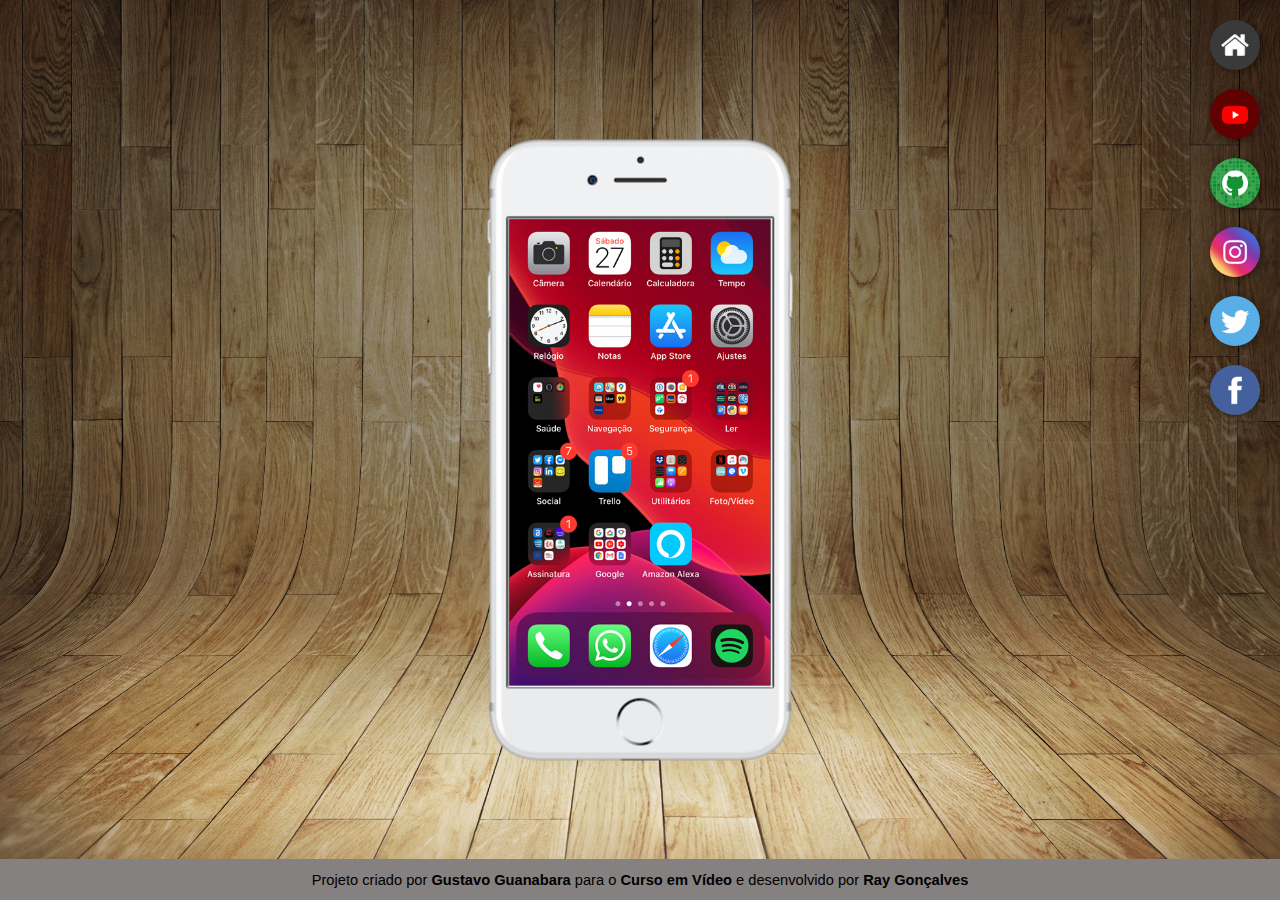
<file: index.html>
<!DOCTYPE html>
<html lang="pt-br">
<head>
    <meta charset="UTF-8">
    <meta name="viewport" content="width=device-width, initial-scale=1.0">
    <title>Projeto Redes Sociais</title>
    <link rel="shortcut icon" href="favicon.ico" type="image/x-icon">
    <link rel="stylesheet" href="css/style.css">
</head>
<body>
    <main>
        <section id="telefone">
            <iframe src="home.html" name="tela" id="tela" frameborder="1"></iframe>
        </section>
            <section id="social">
                <a href="home.html" target="tela"><img src="imagens/logo-home.jpg" alt="Home"></a>
                <a href="youtube.html" target="tela"><img src="imagens/logo-youtube.jpg" alt="Youtube"></a>
                <a href="github.html" target="tela"><img src="imagens/logo-github.jpg" alt="Github"></a>
                <a href="instagram.html" target="tela"><img src="imagens/logo-instagram.jpg" alt="Instagram"></a>
                <a href="twitter.html" target="tela"><img src="imagens/logo-twitter.jpg" alt="Twitter"></a>
                <a href="facebook.html" target="tela"><img src="imagens/logo-facebook.jpg" alt="Facebook"></a>
            </section>
    </main>

    <footer>
        <small>Projeto criado por <a href="https://github.com/gustavoguanabara" target="_blank">Gustavo Guanabara</a> para o <a href="https://www.youtube.com/@cursoemvideo" target="_blank">Curso em Vídeo</a> e desenvolvido por <span style="font-weight: bold;">Ray Gonçalves</span></small>
    </footer>
</body>
</html>
</file>
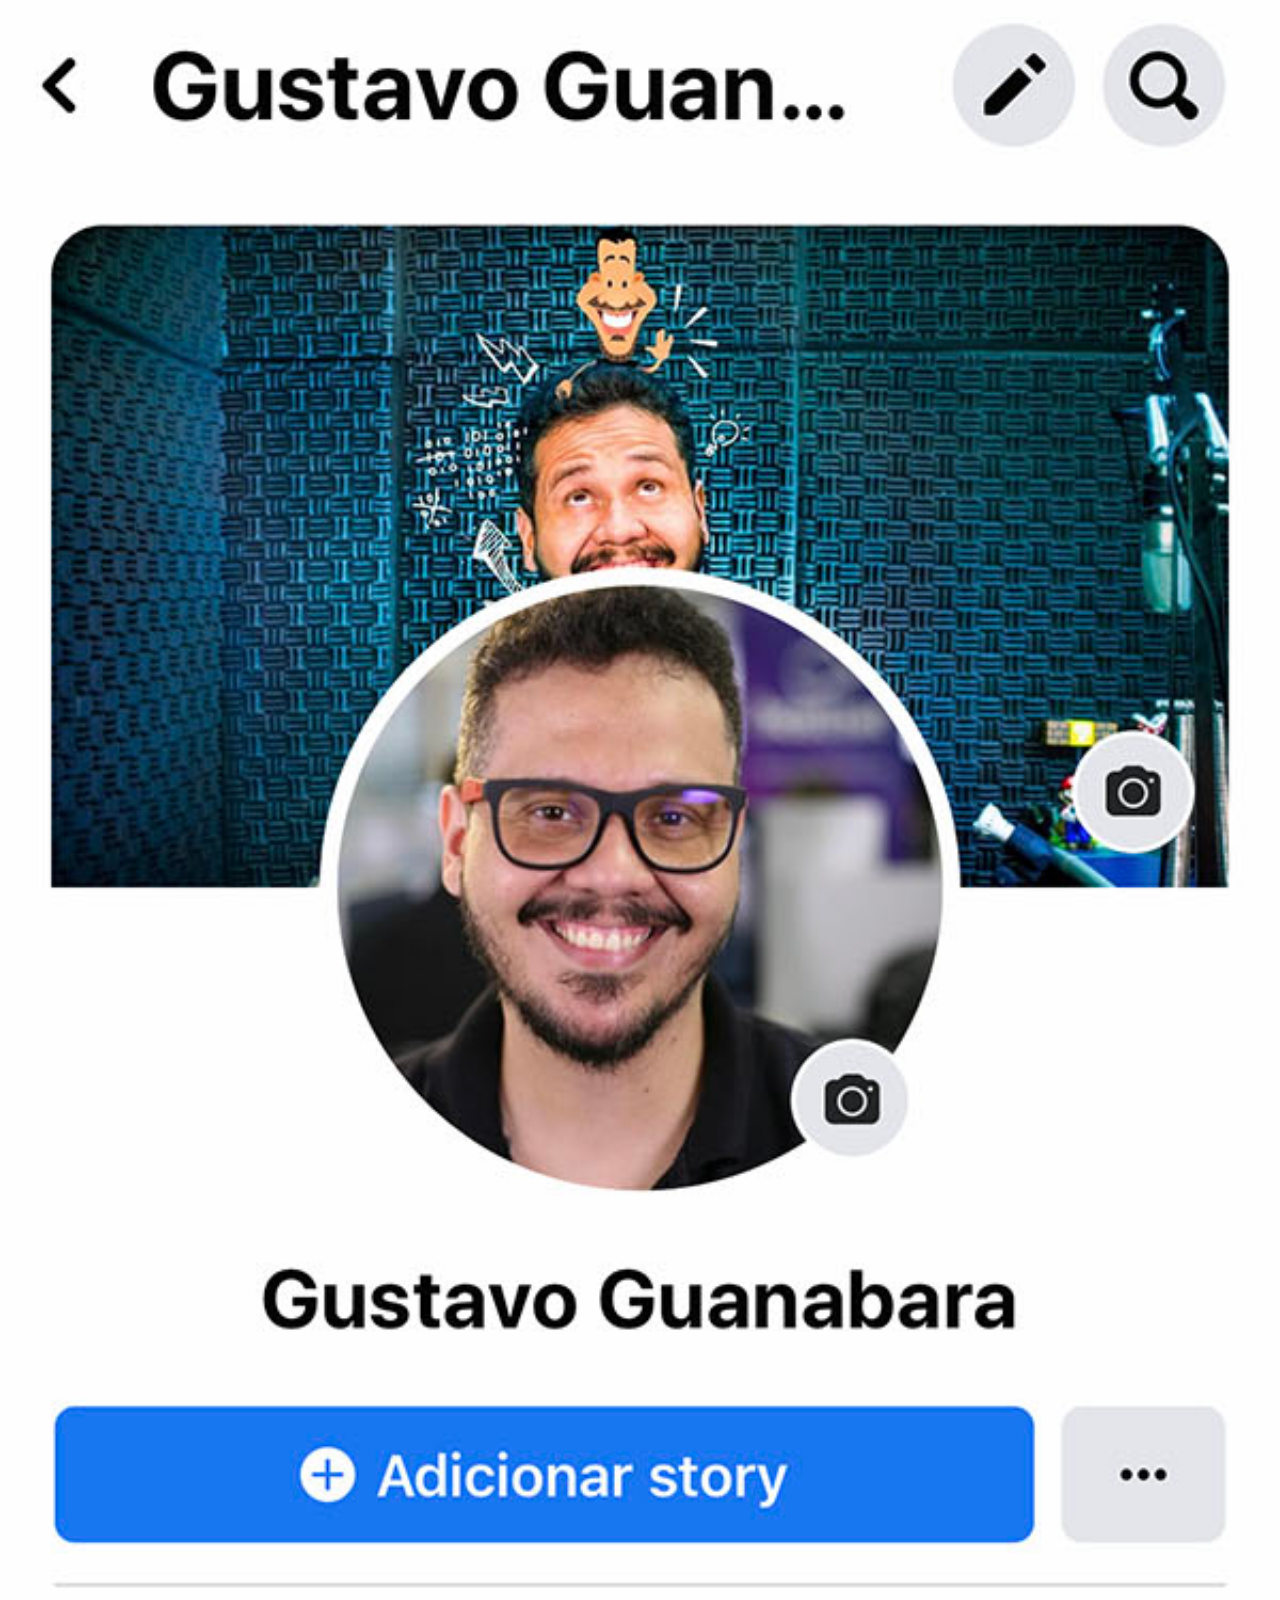
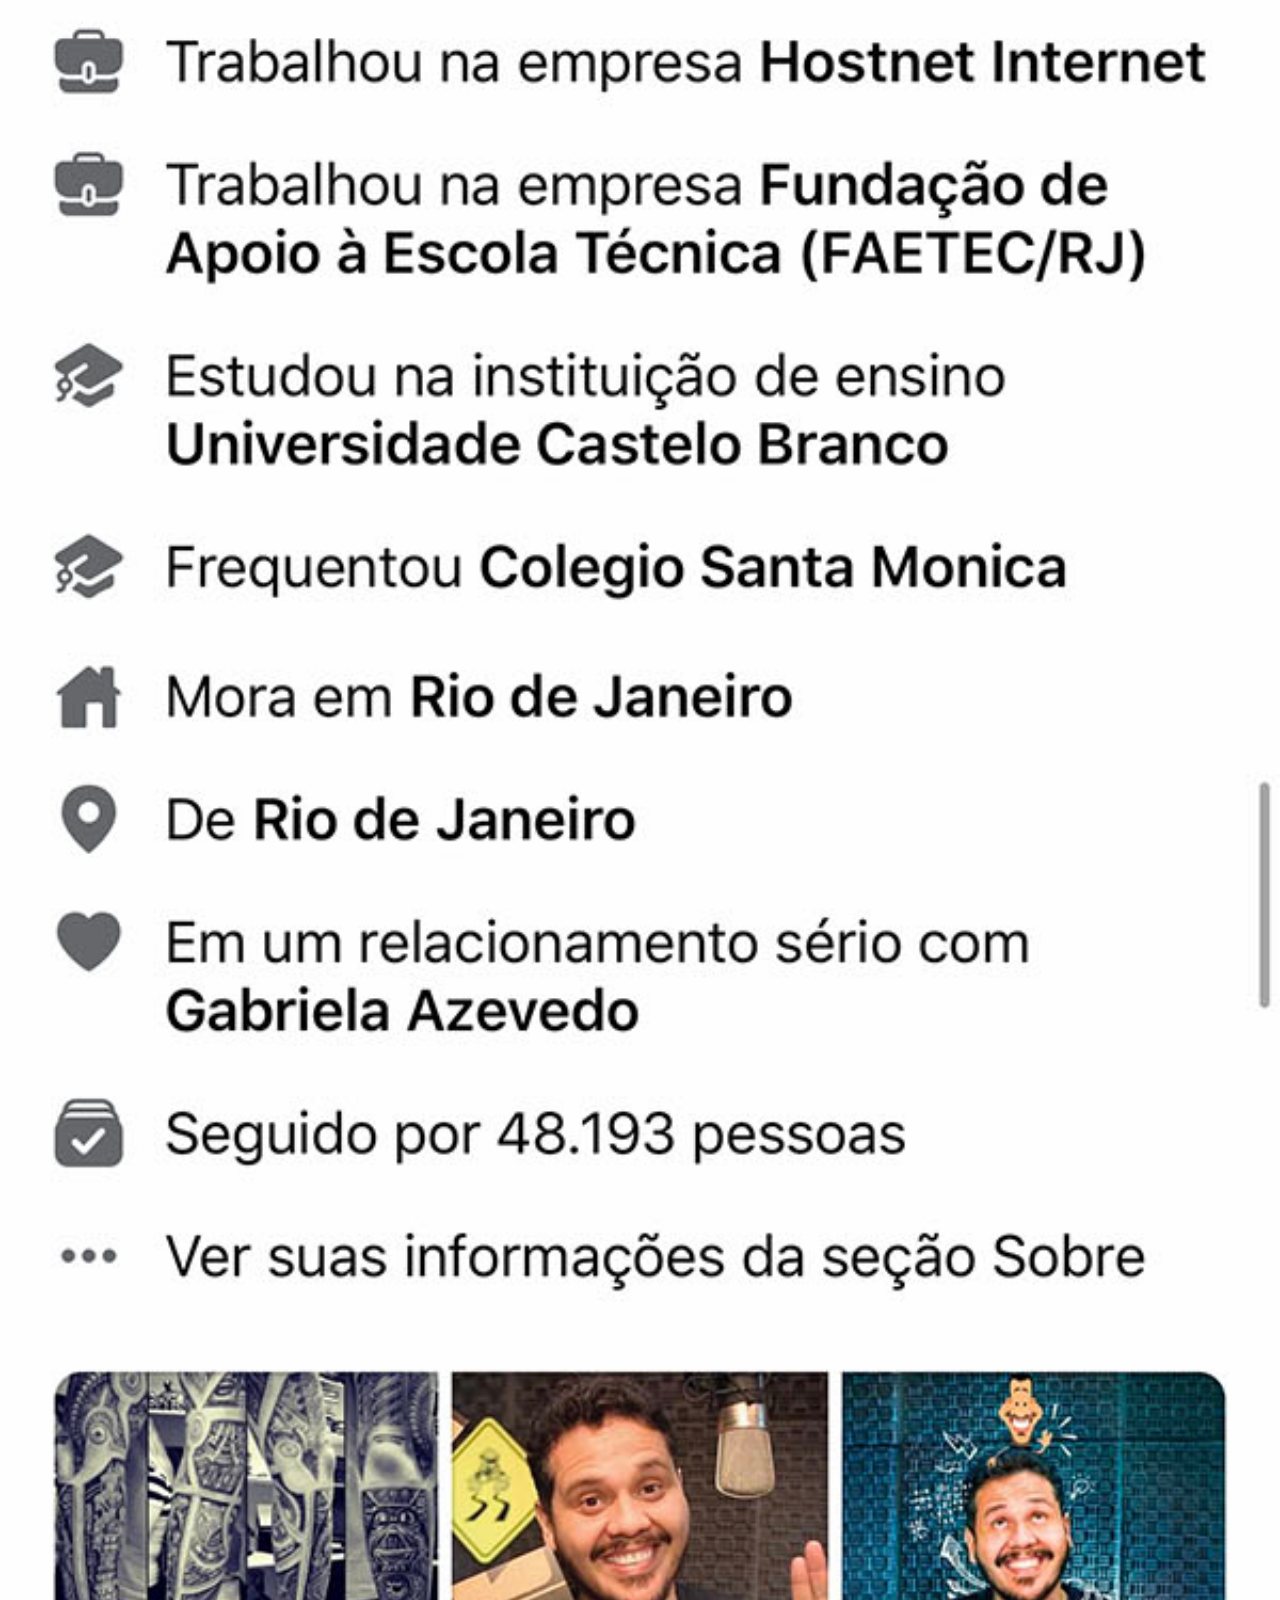
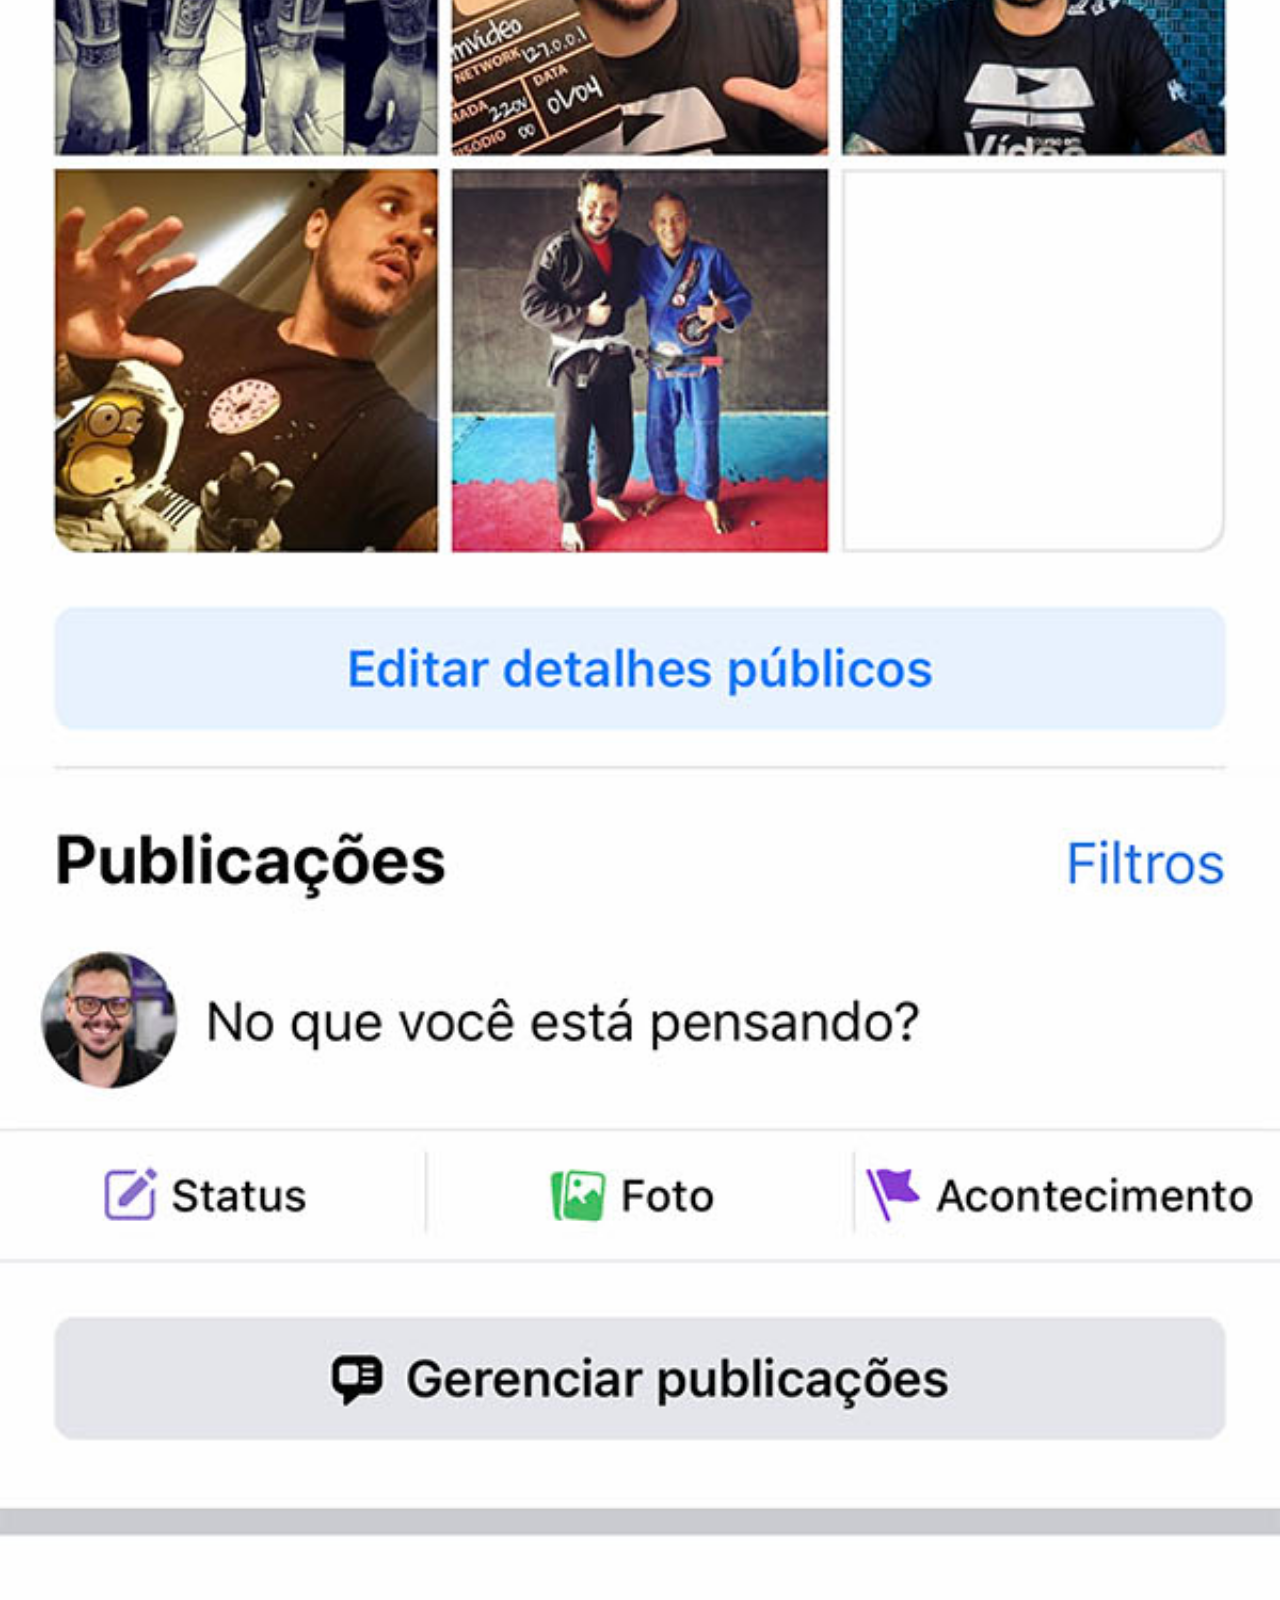
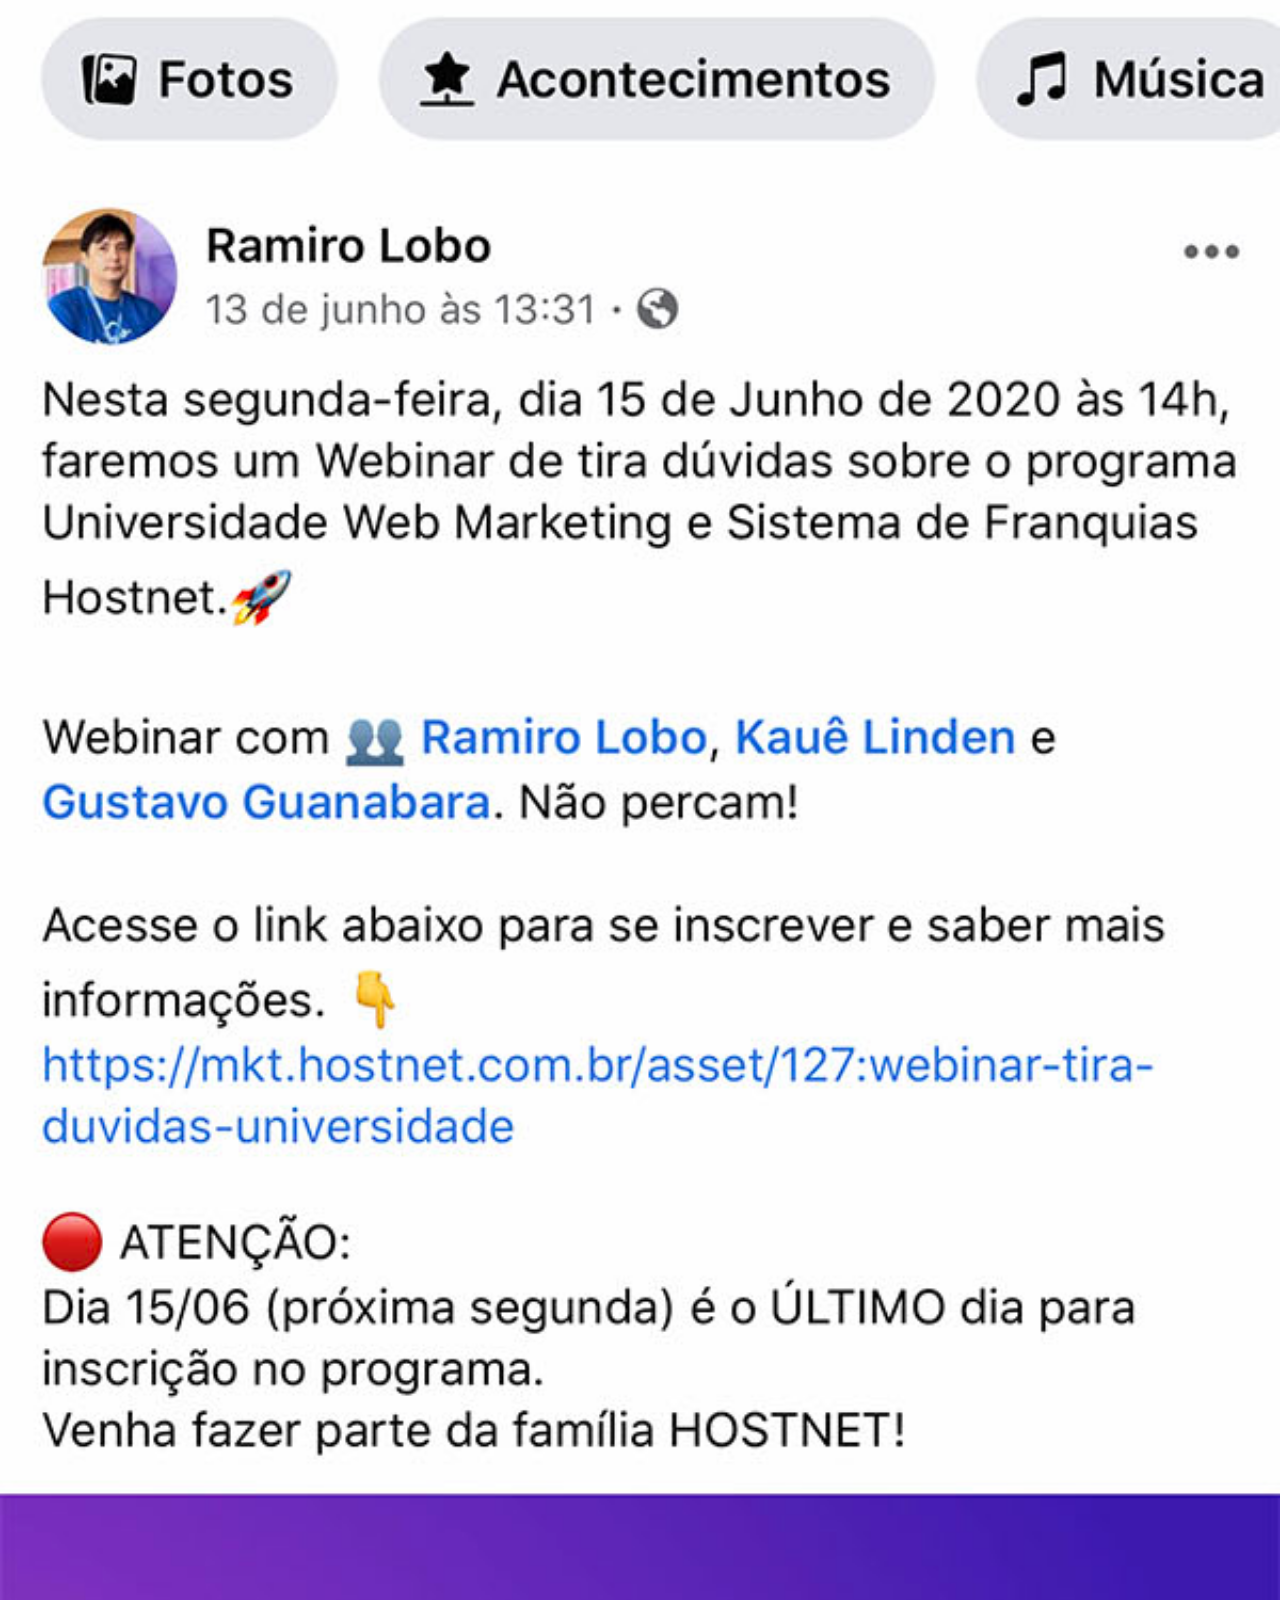
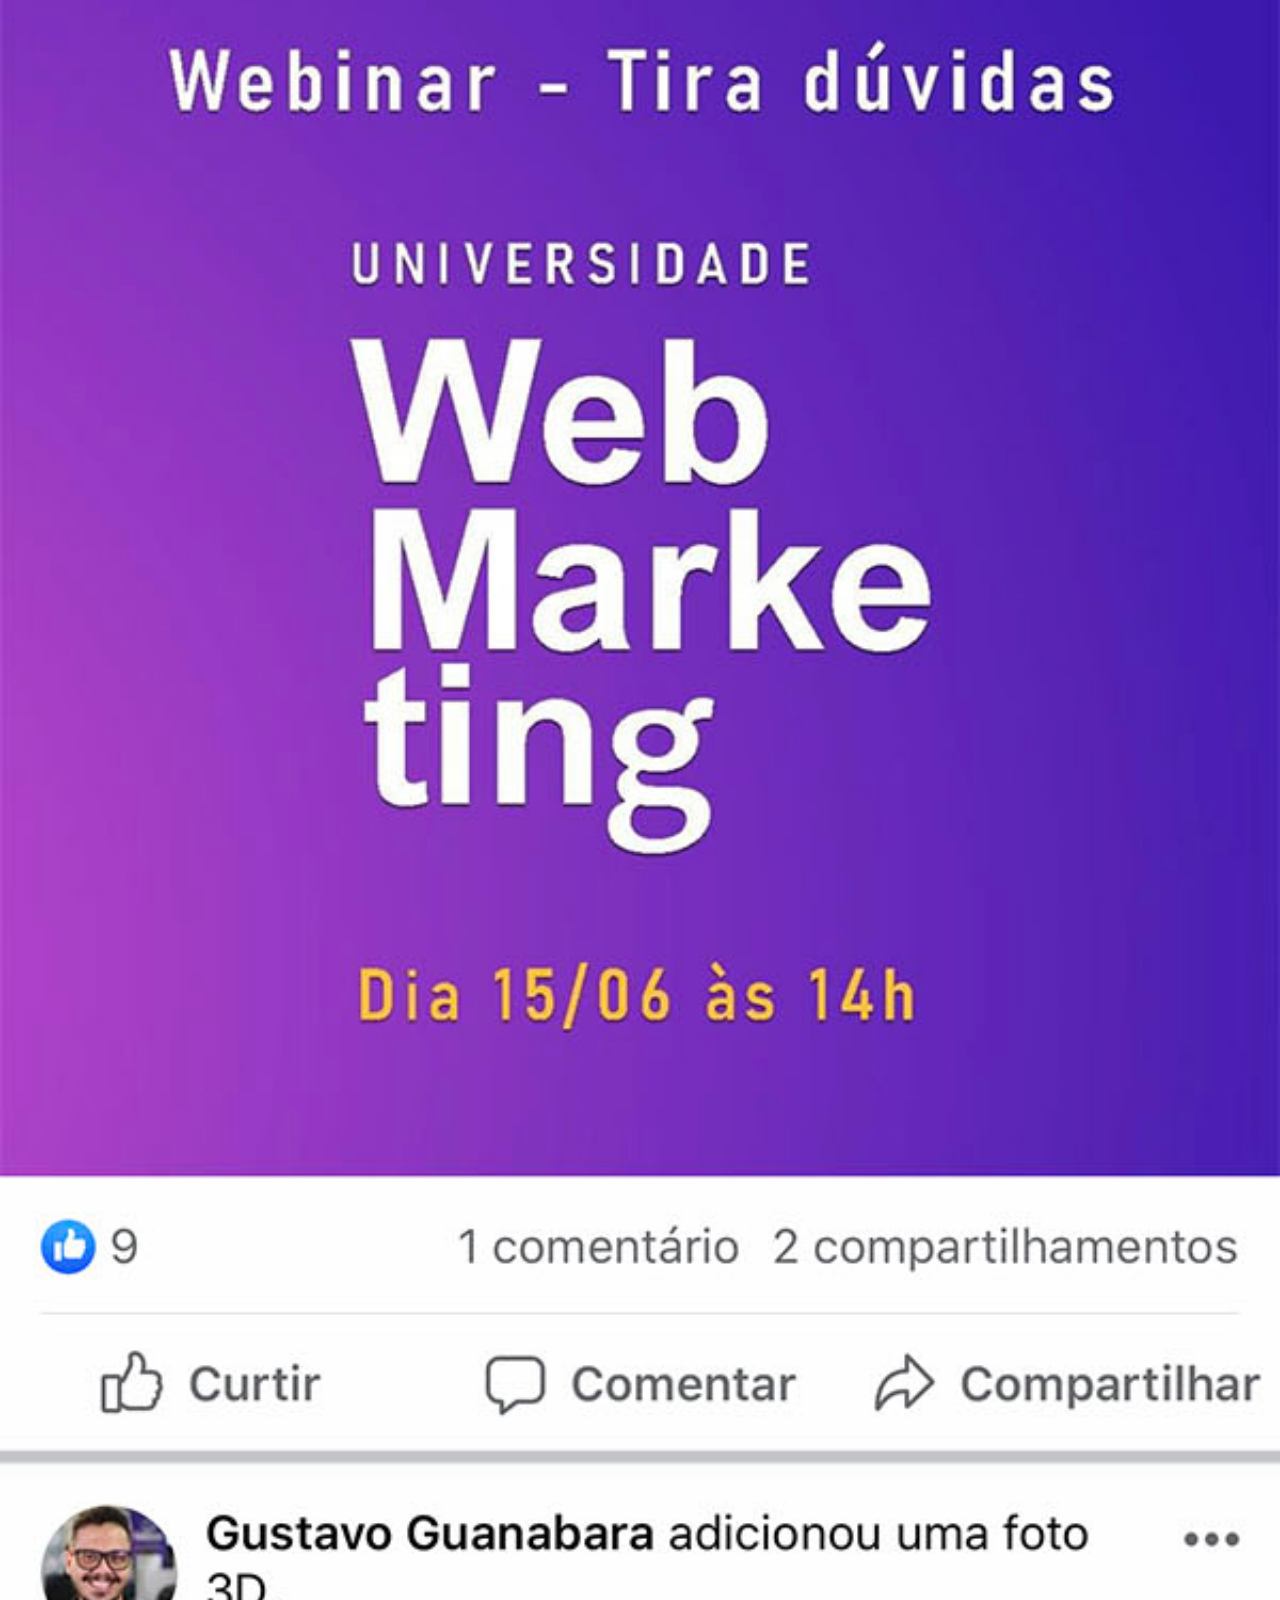
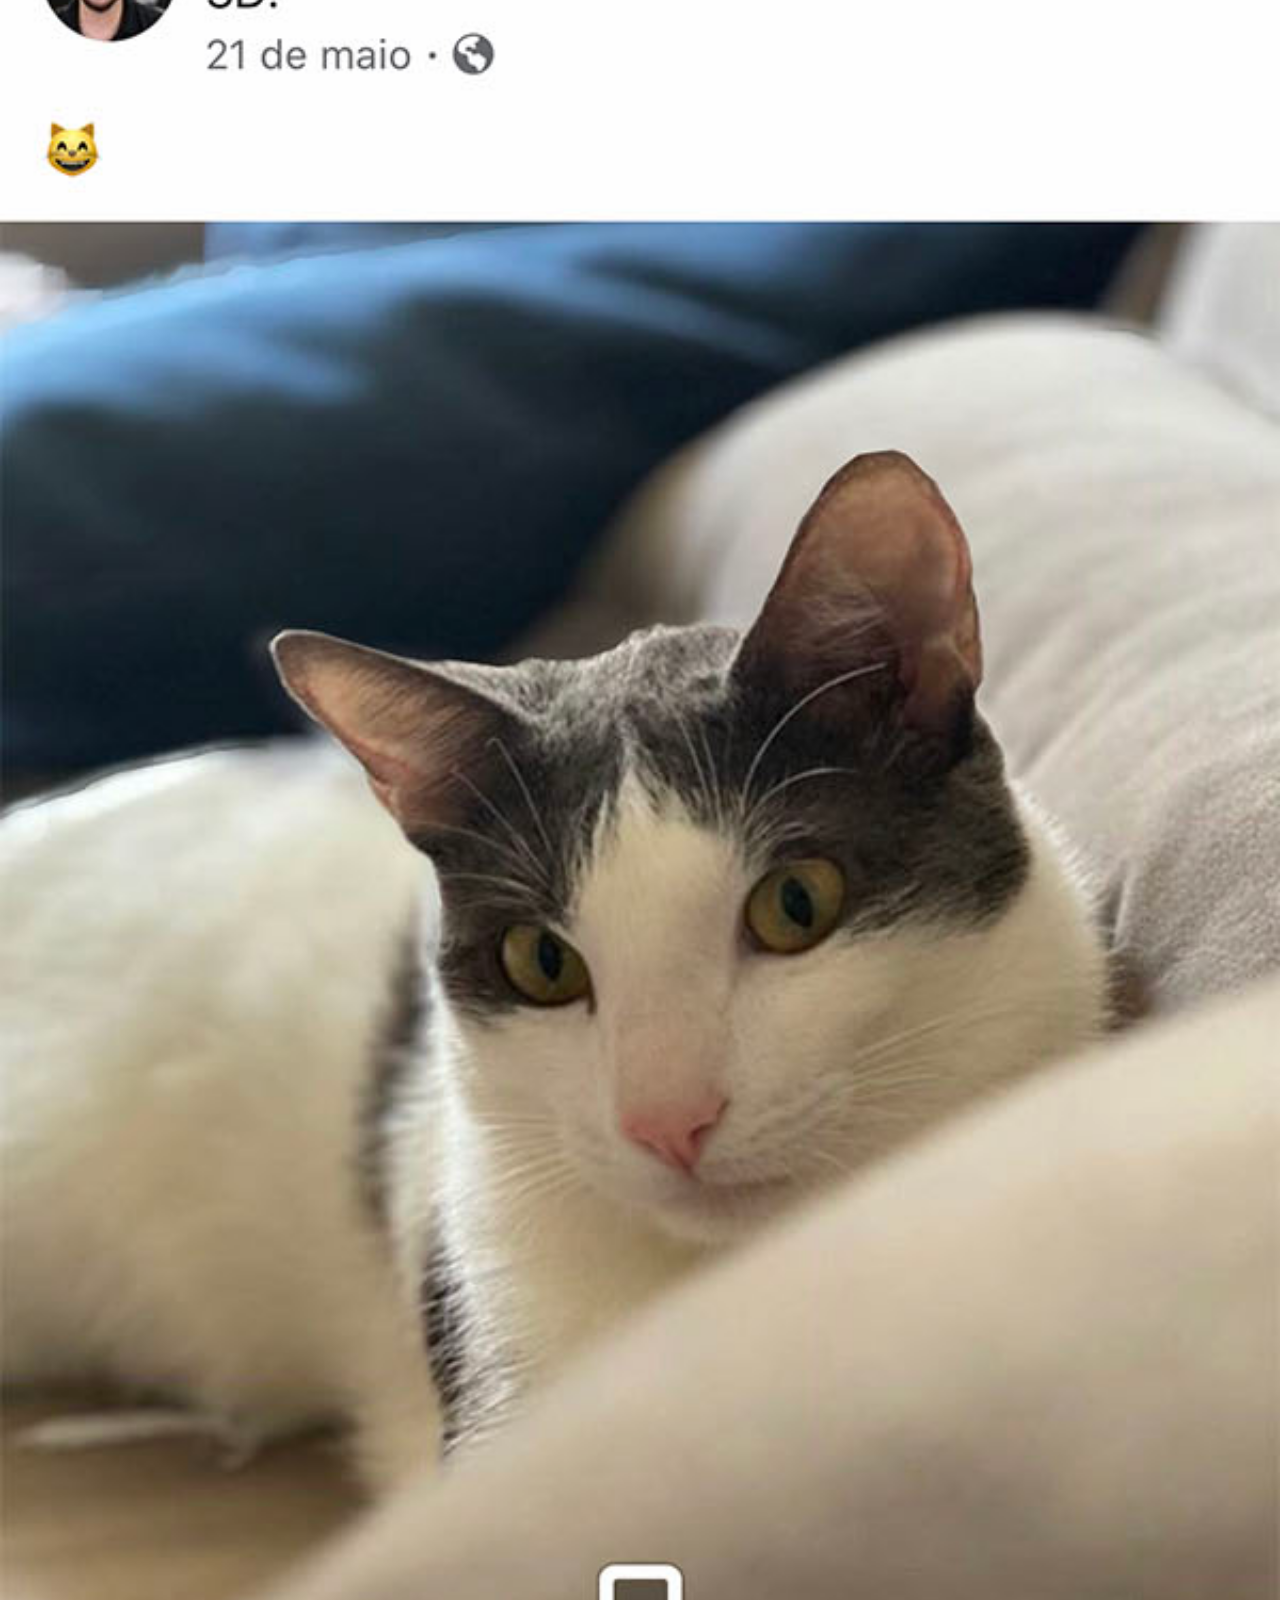
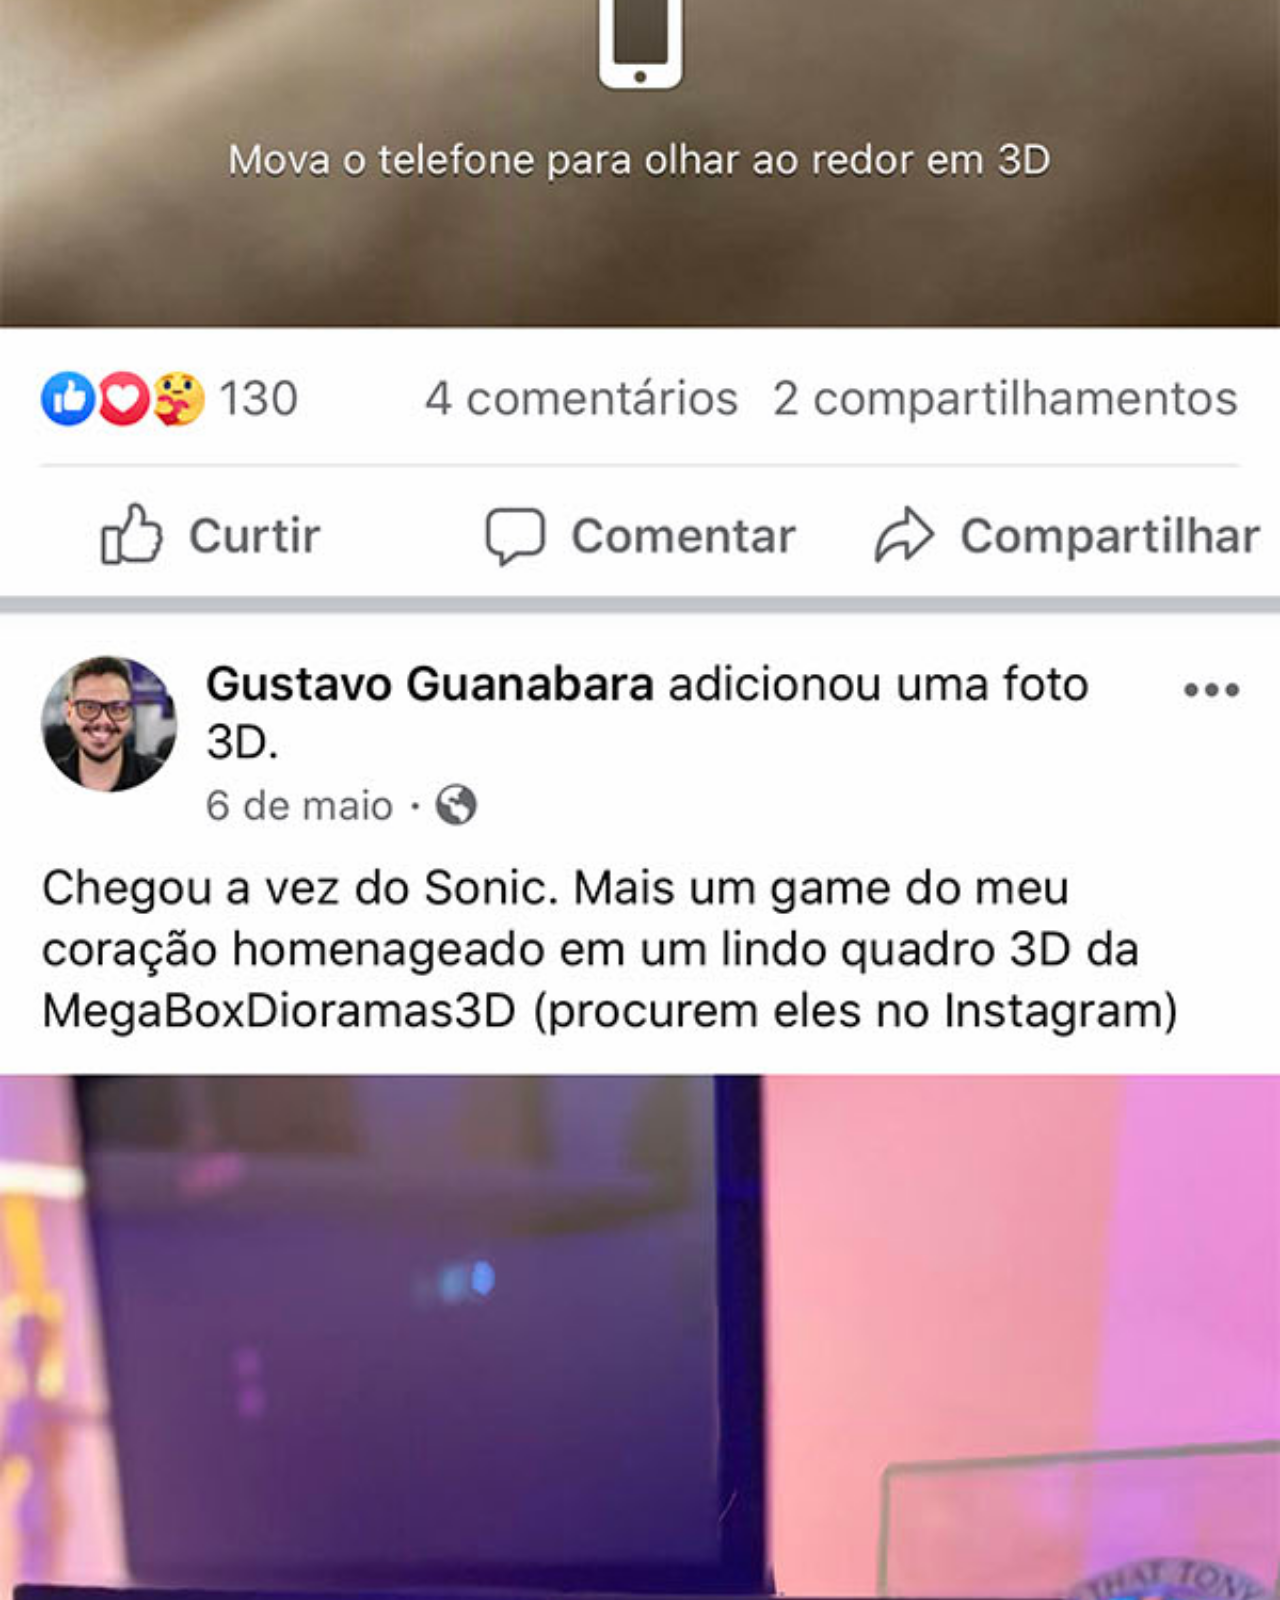
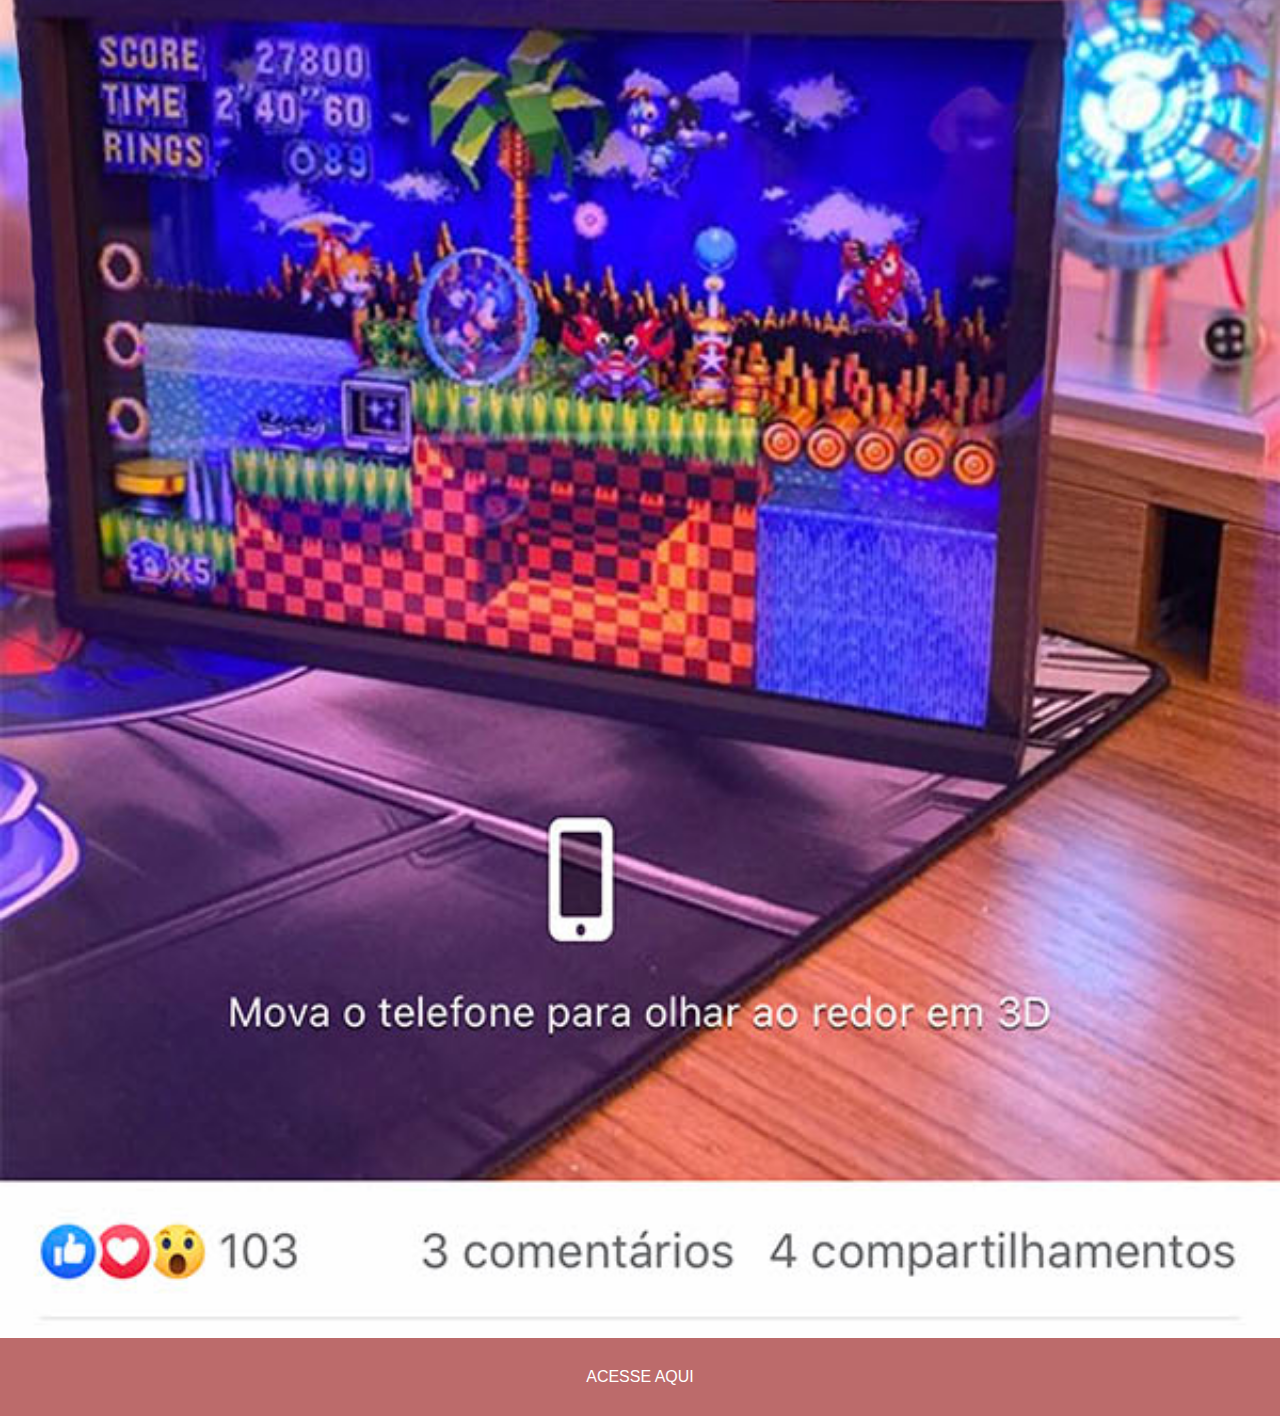
<file: facebook.html>
<!DOCTYPE html>
<html lang="pt-br">
<head>
    <meta charset="UTF-8">
    <meta name="viewport" content="width=device-width, initial-scale=1.0">
    <title>Facebook</title>
    <link rel="stylesheet" href="css/social.css">
</head>
<body>
    <img src="imagens/tela-facebook.jpg" alt="Instagram">
    <a href="https://www.facebook.com/gustavoguanabara/?locale=pt_BR" target="_blank">ACESSE AQUI</a>
</body>
</html>
</file>
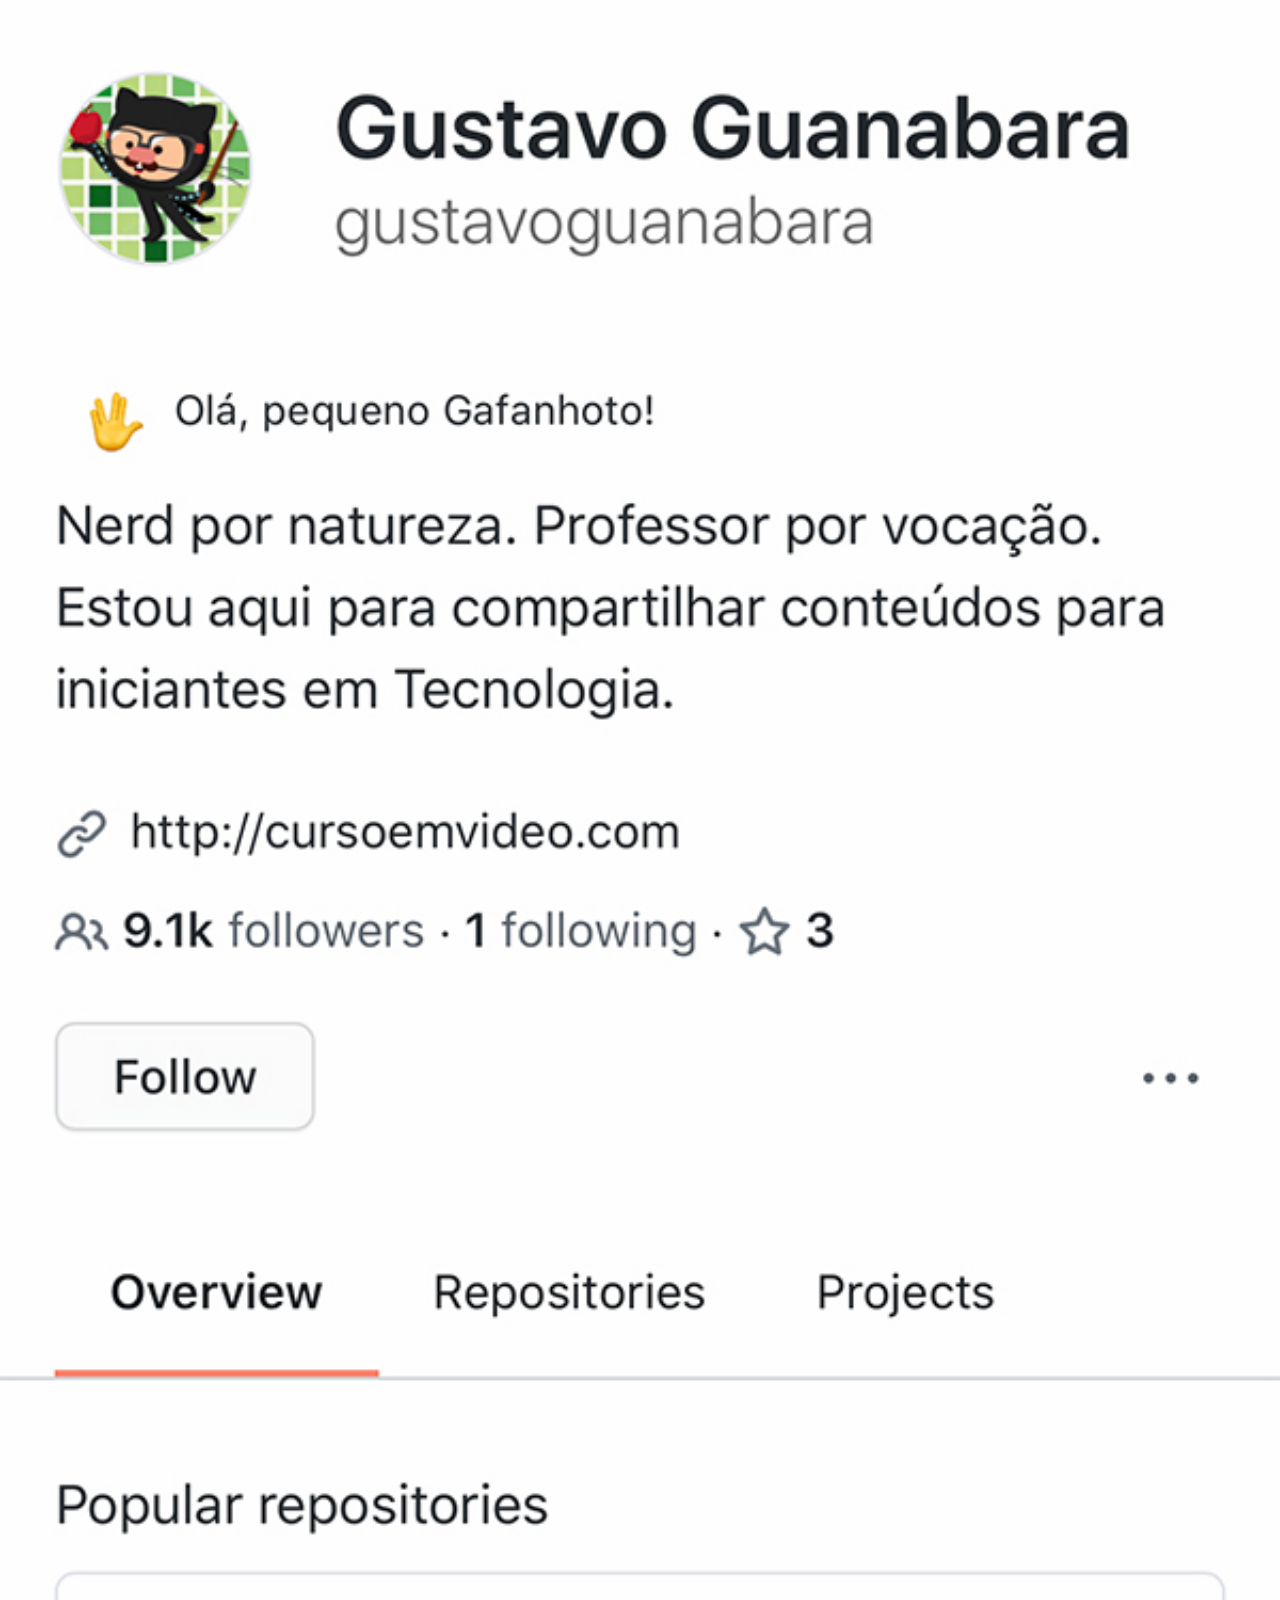
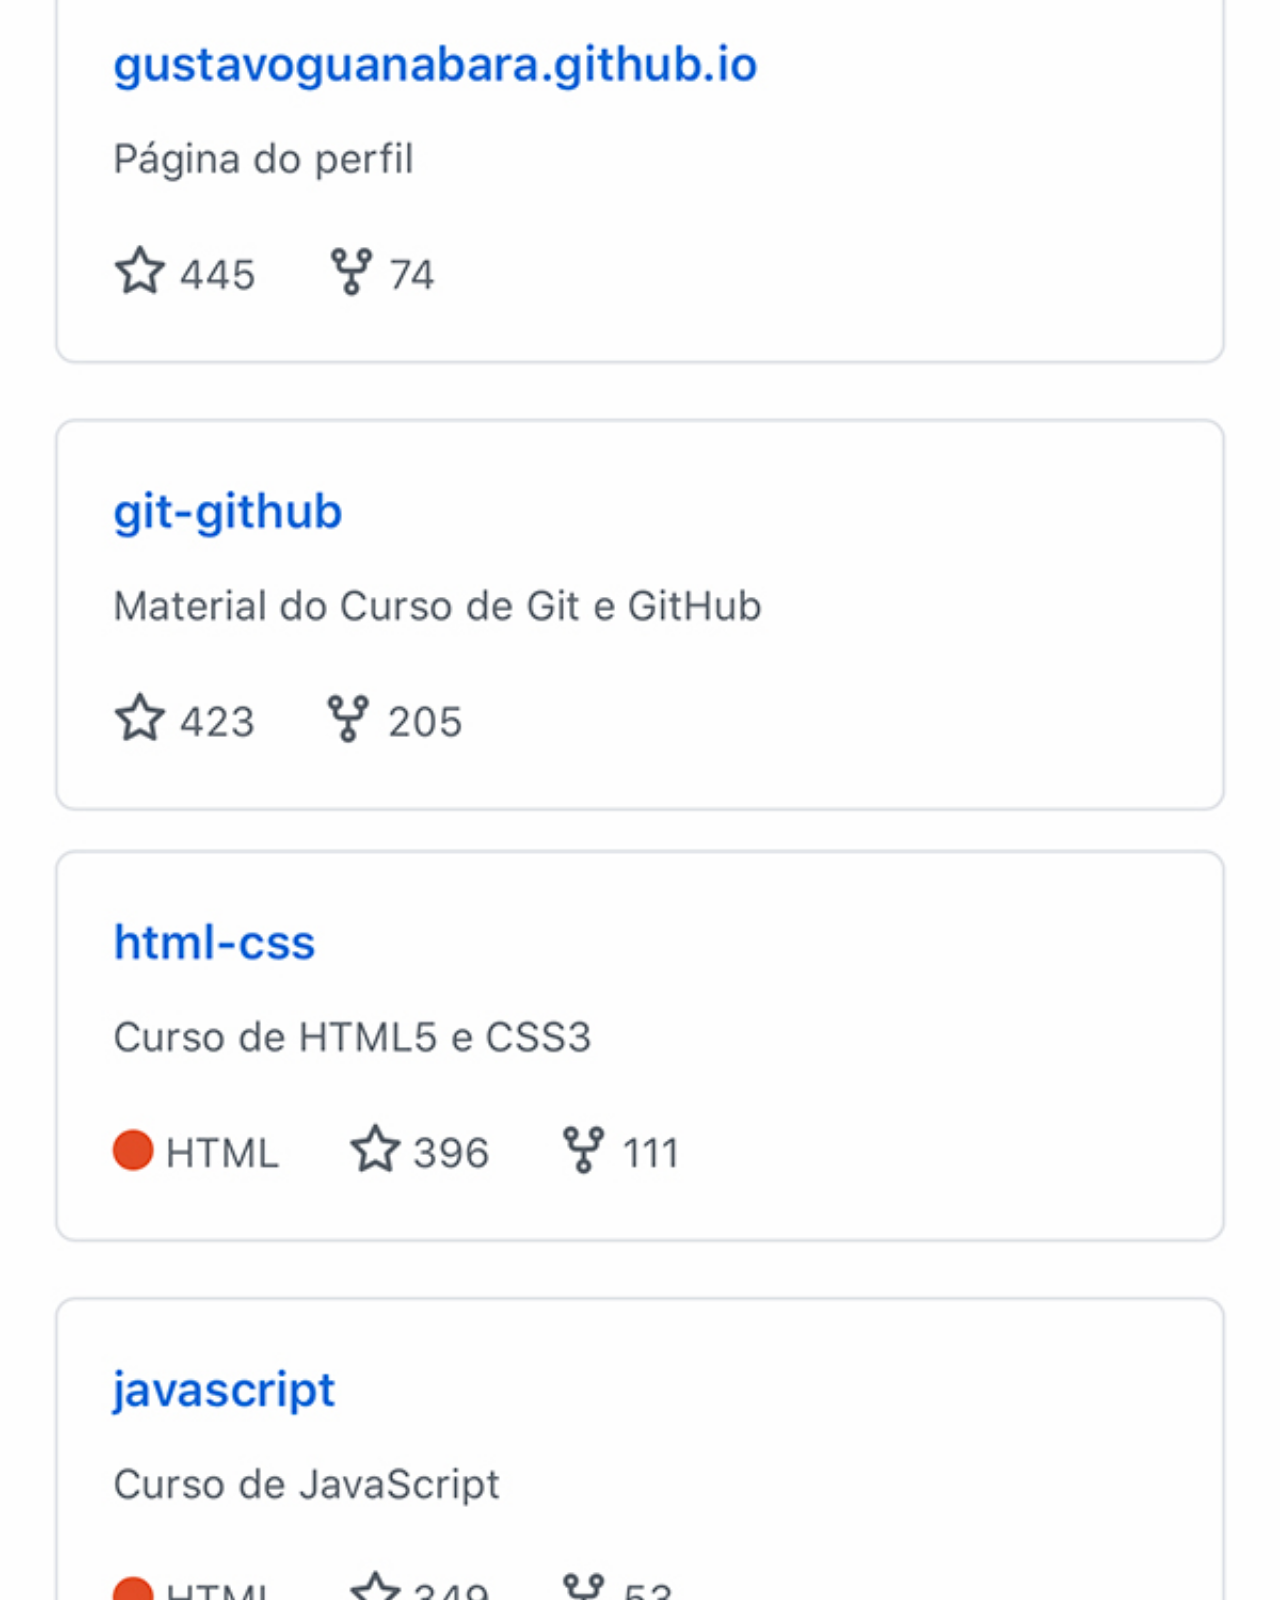
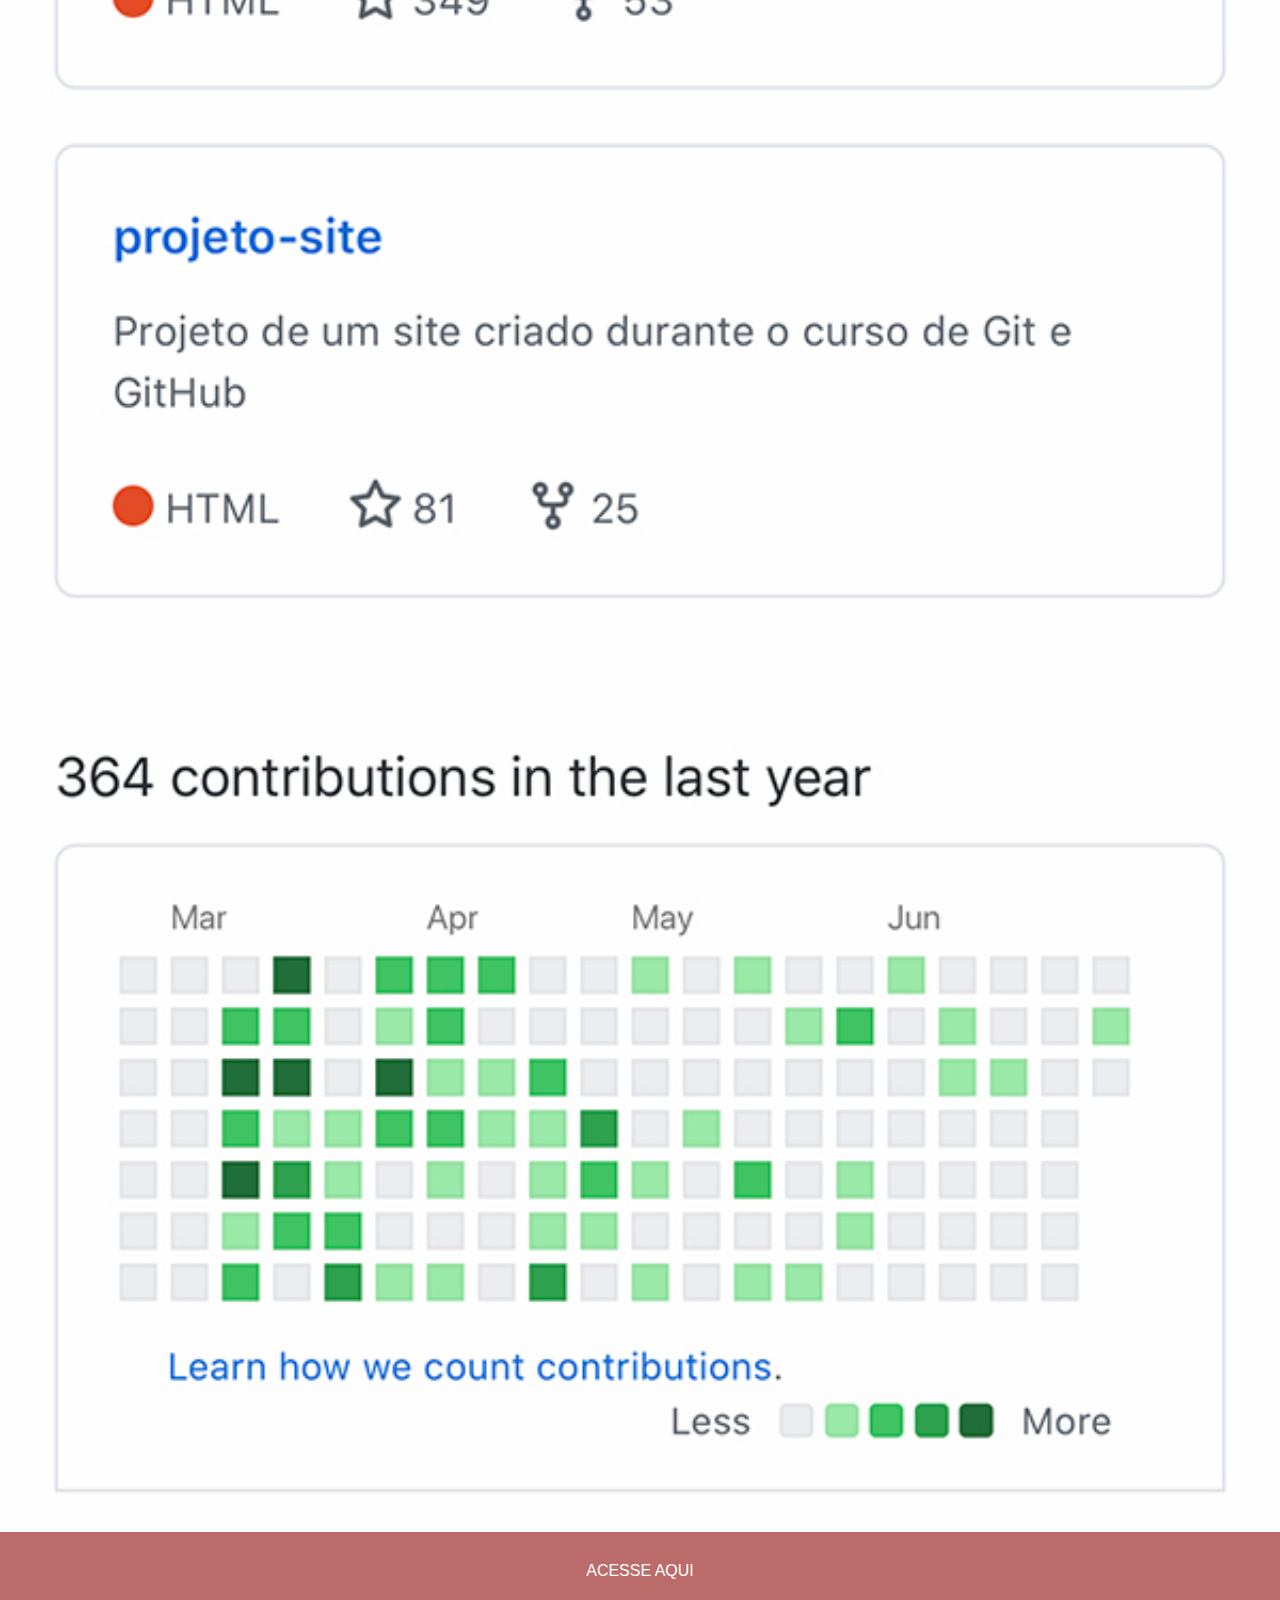
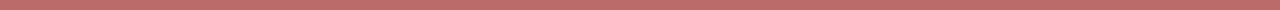
<file: github.html>
<!DOCTYPE html>
<html lang="pt-br">
<head>
    <meta charset="UTF-8">
    <meta name="viewport" content="width=device-width, initial-scale=1.0">
    <title>Github</title>
    <link rel="stylesheet" href="css/social.css">
</head>
<body>
    <img src="imagens/tela-github.jpg" alt="Github">
    <a href="https://github.com/gustavoguanabara" target="_blank">ACESSE AQUI</a>
</body>
</html>
</file>
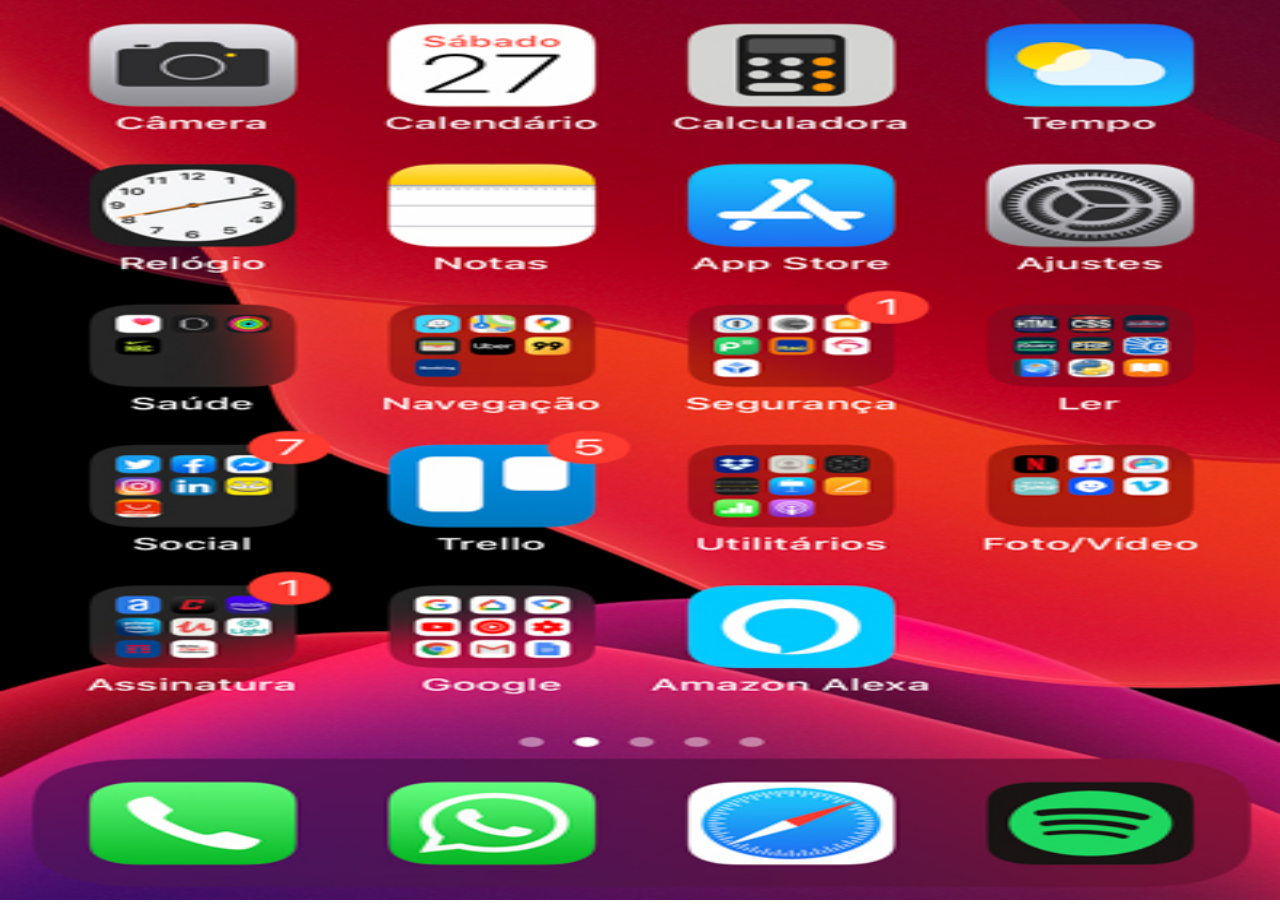
<file: home.html>
<!DOCTYPE html>
<html lang="pt-br">
<head>
    <meta charset="UTF-8">
    <meta name="viewport" content="width=device-width, initial-scale=1.0">
    <title>Home</title>
    <style>

* {
    margin: 0;
    padding: 0;
    box-sizing: border-box;
}

body {
    overflow: hidden;
}

img {
    width: 100vw;
    height: 100vh;
}

    </style>
</head>
<body>
    <img src="imagens/tela-home.jpg" alt="tela">
</body>
</html>
</file>
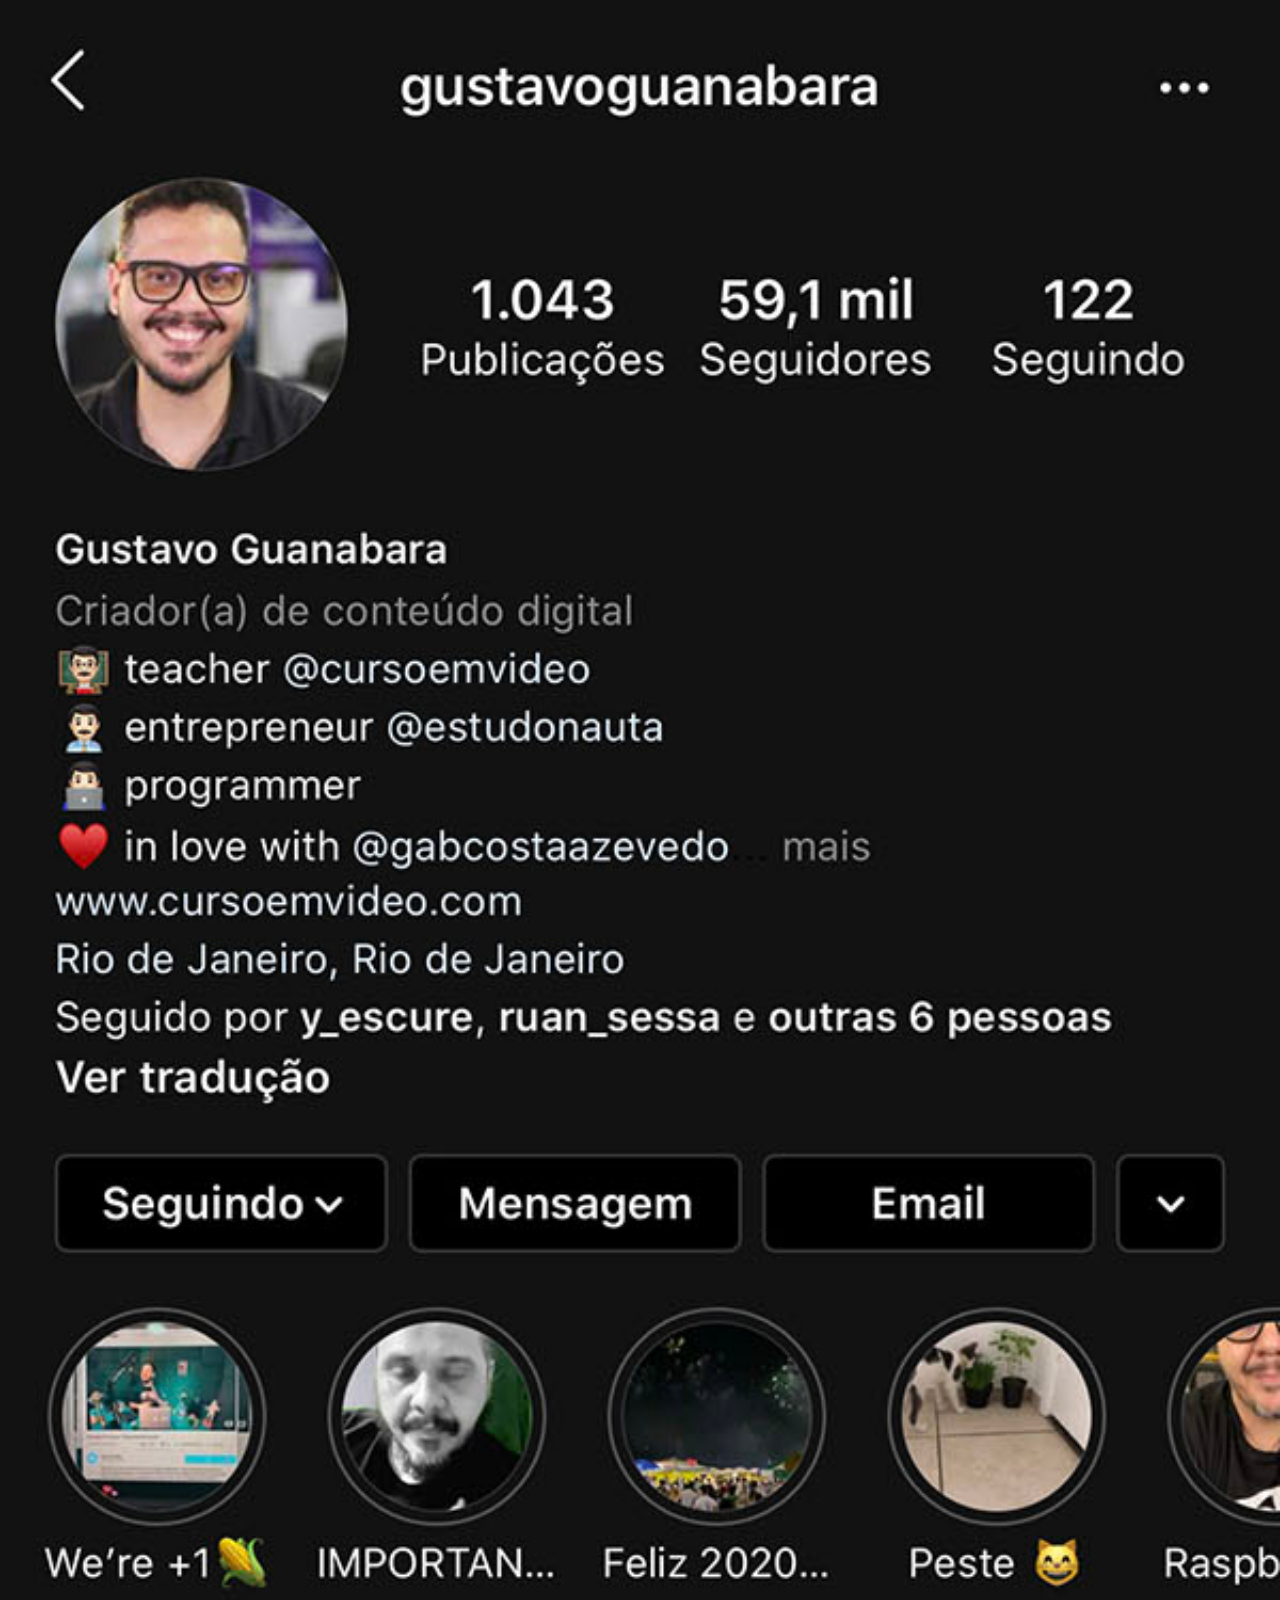
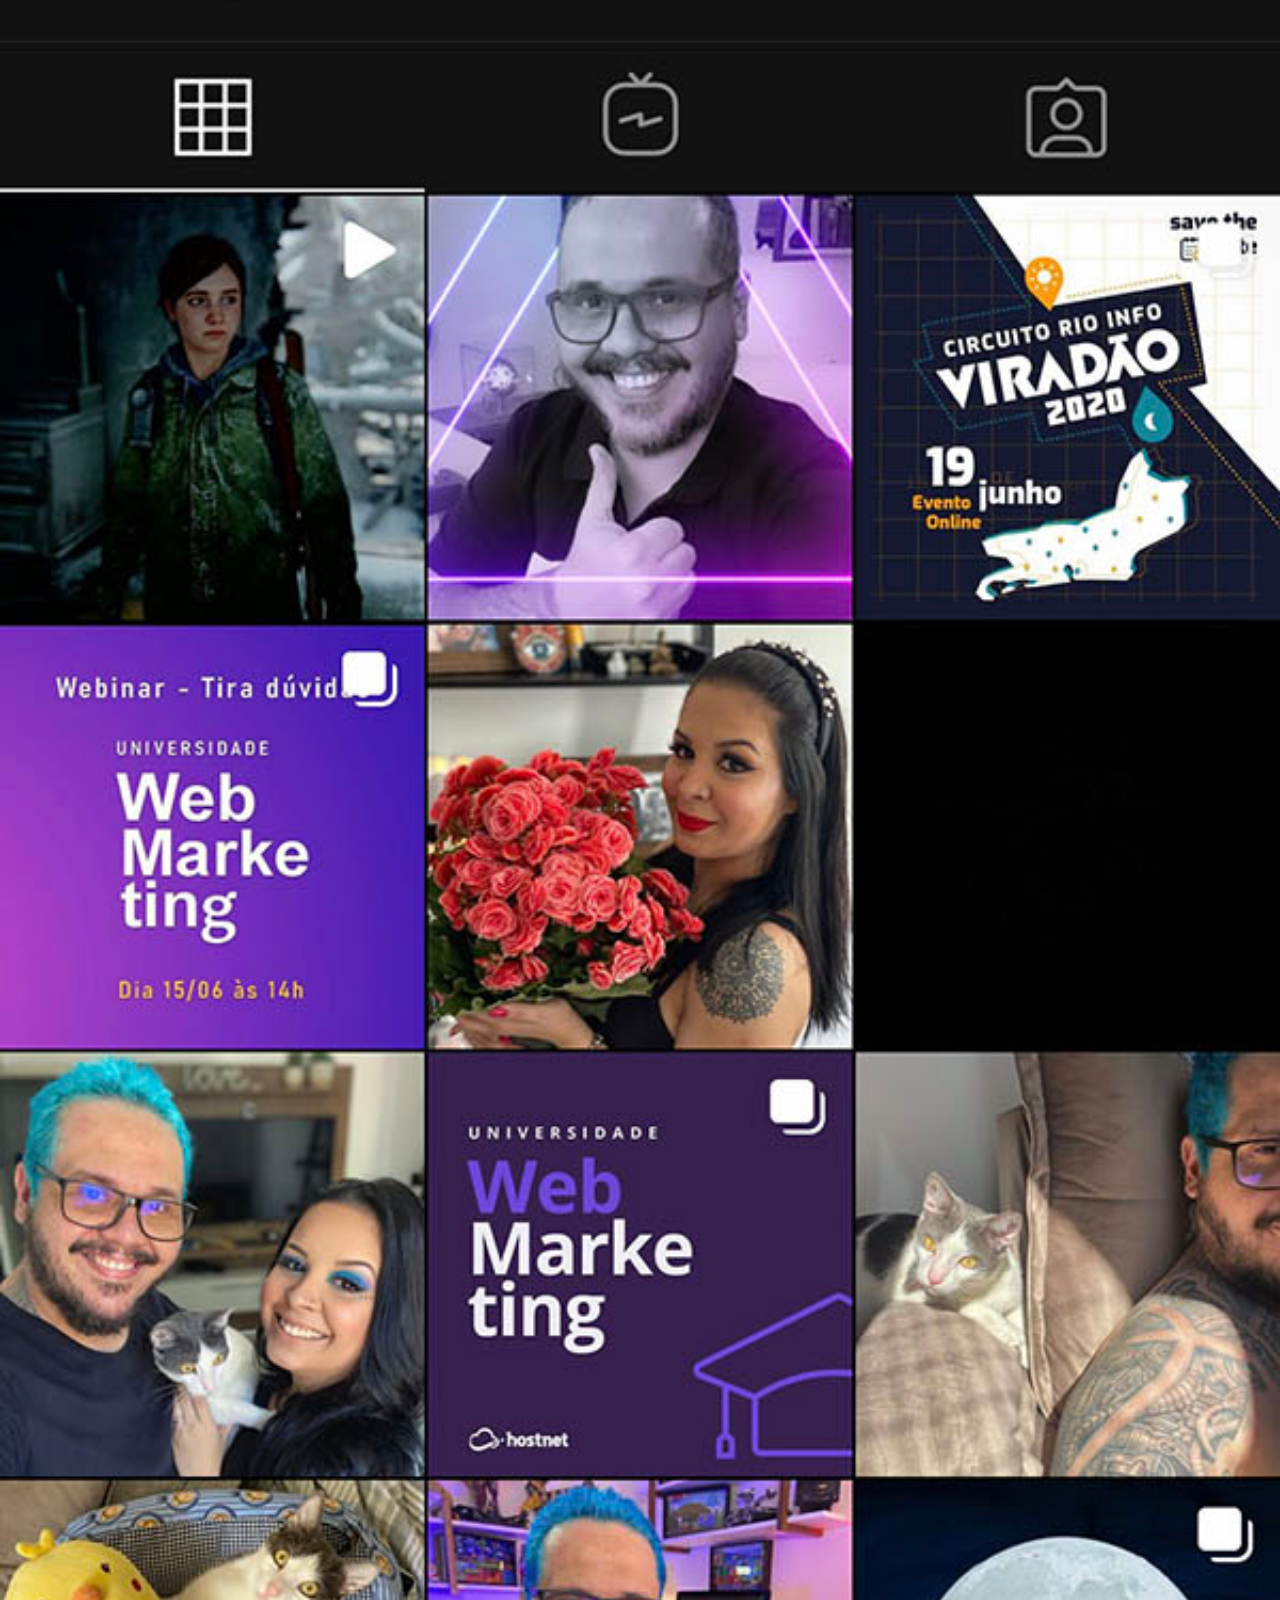
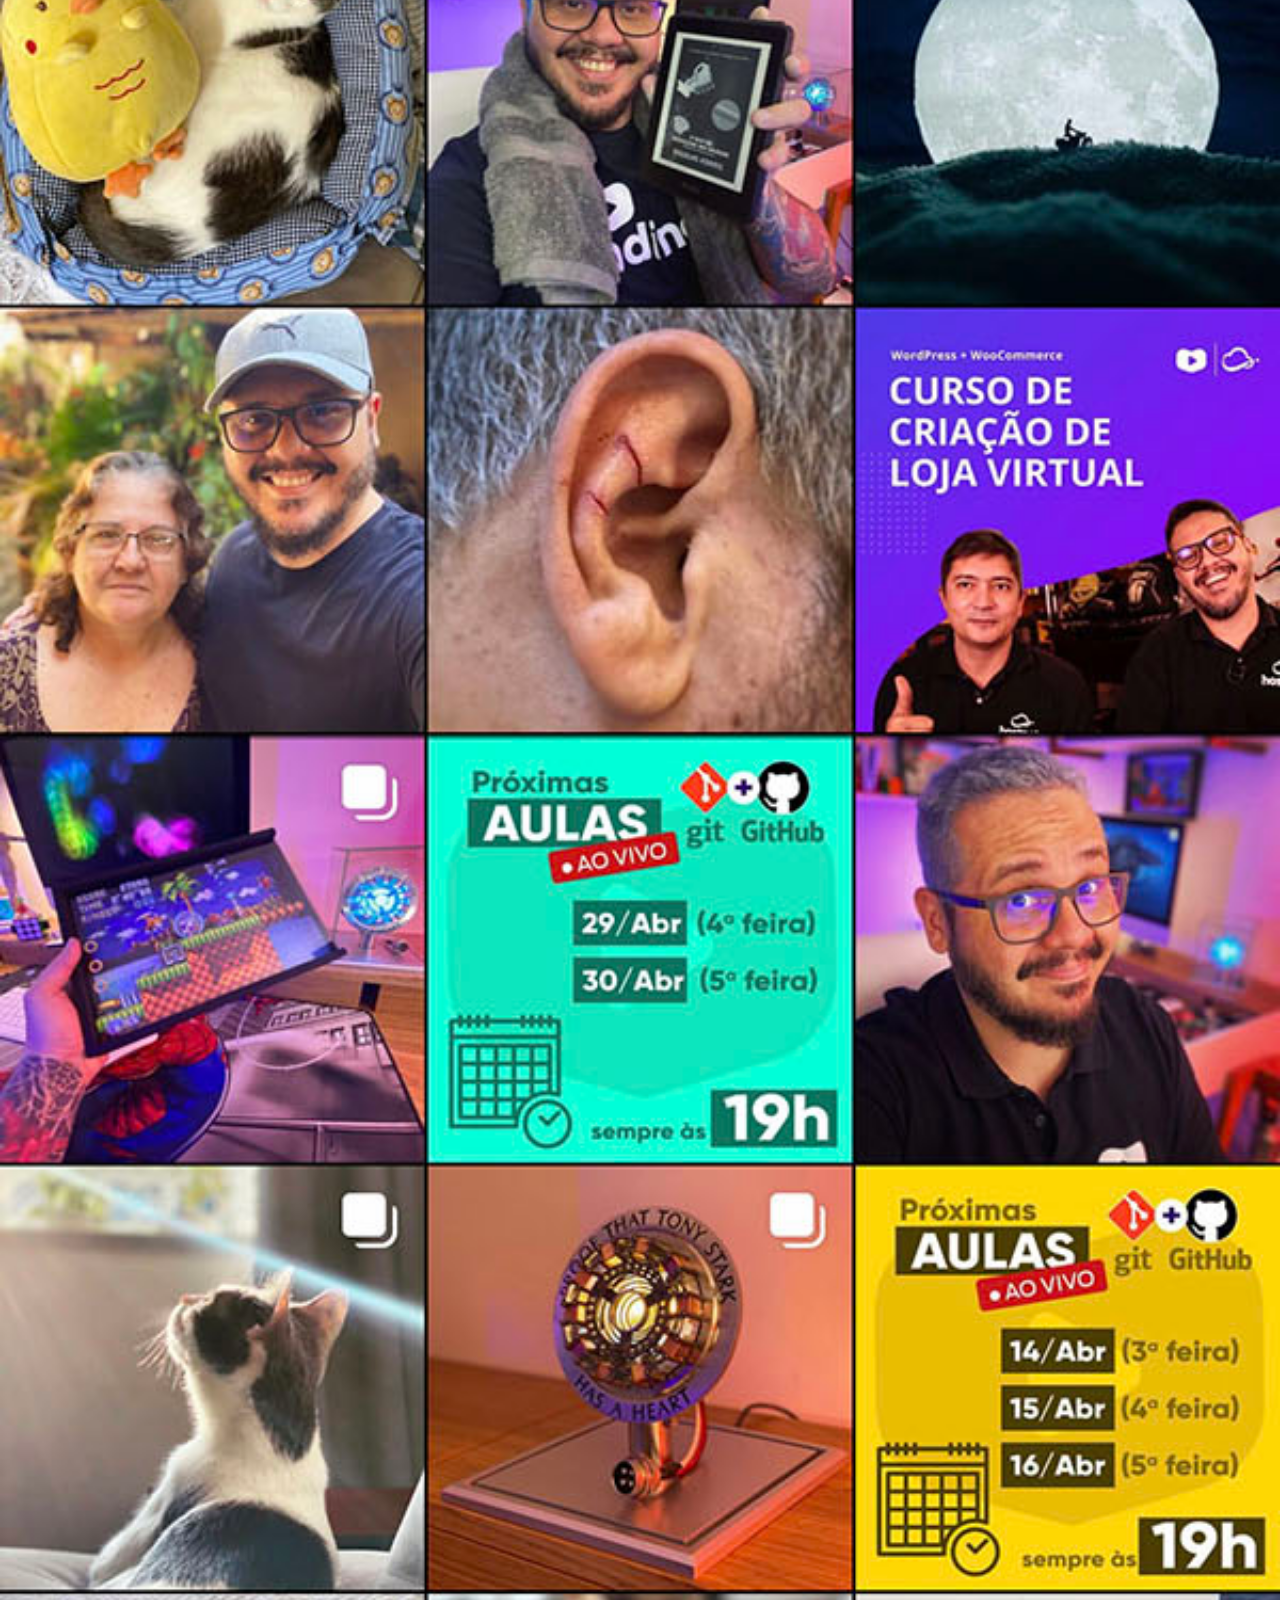
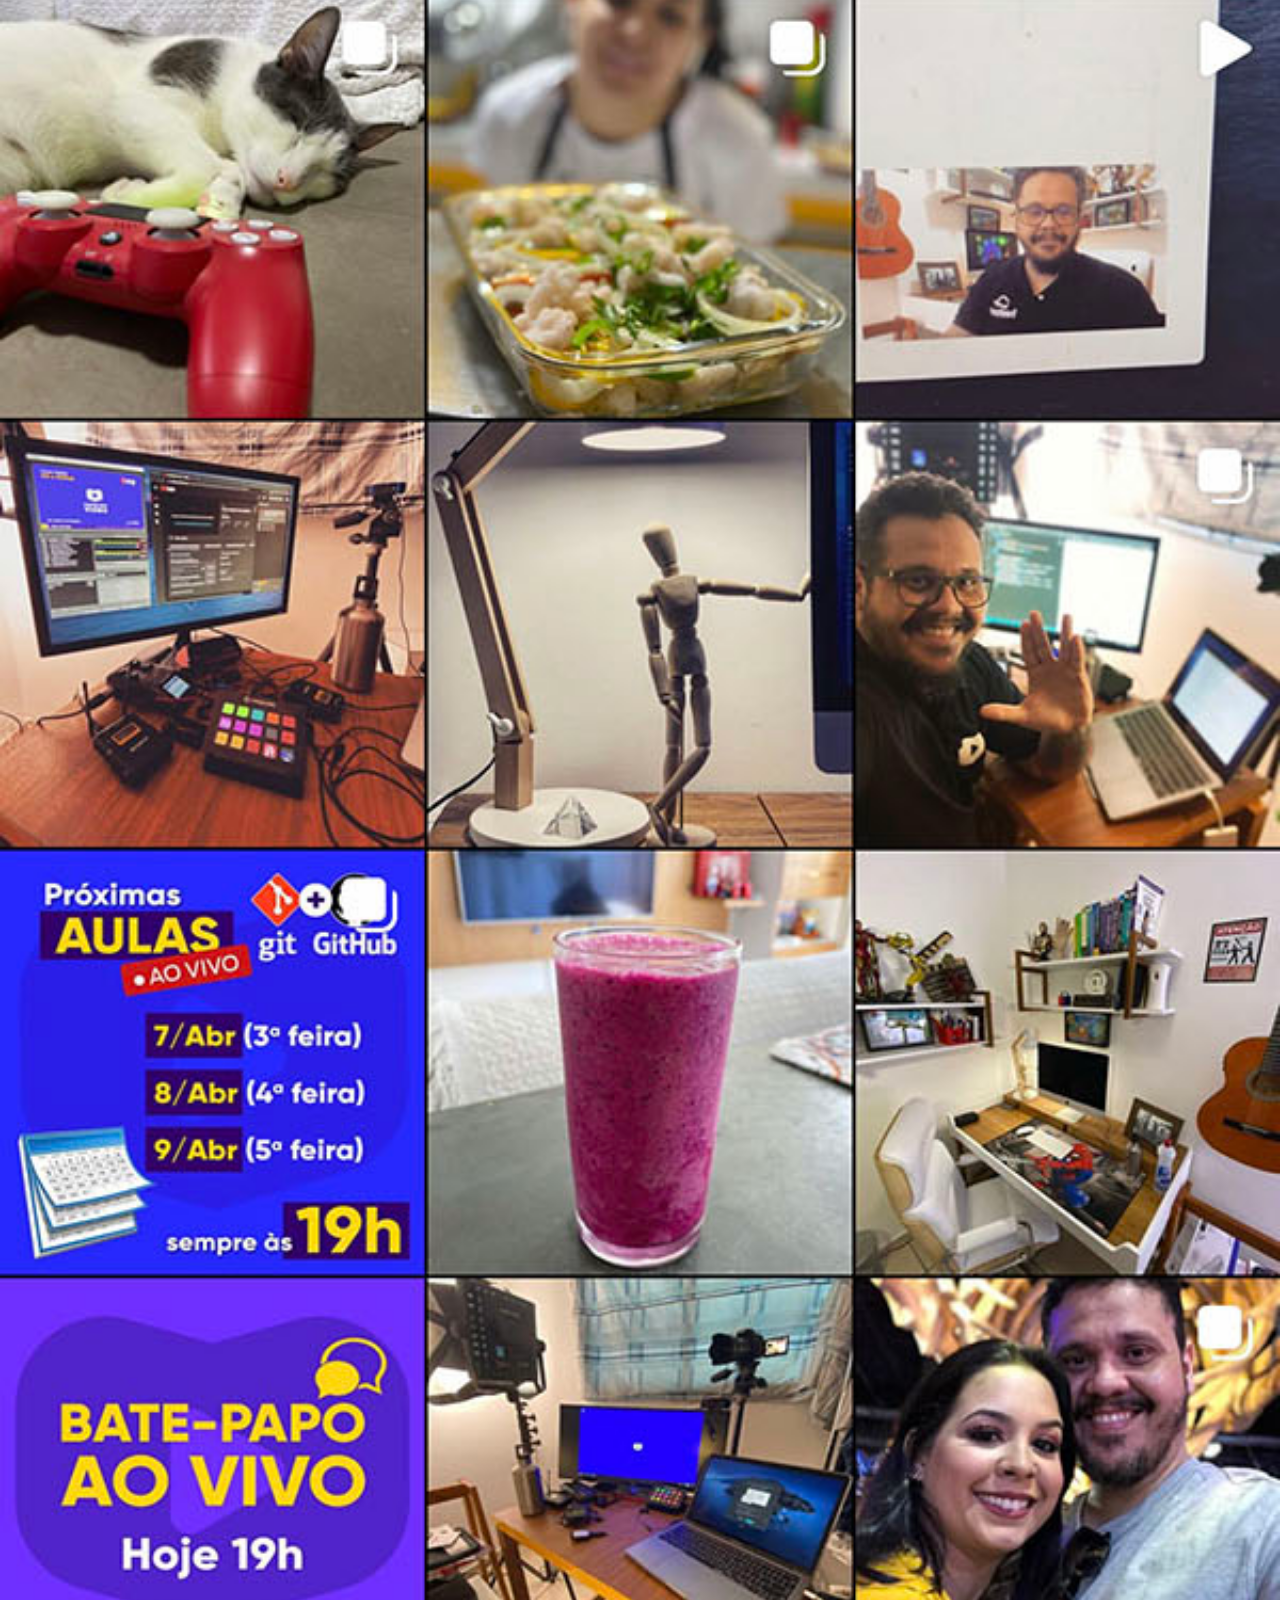
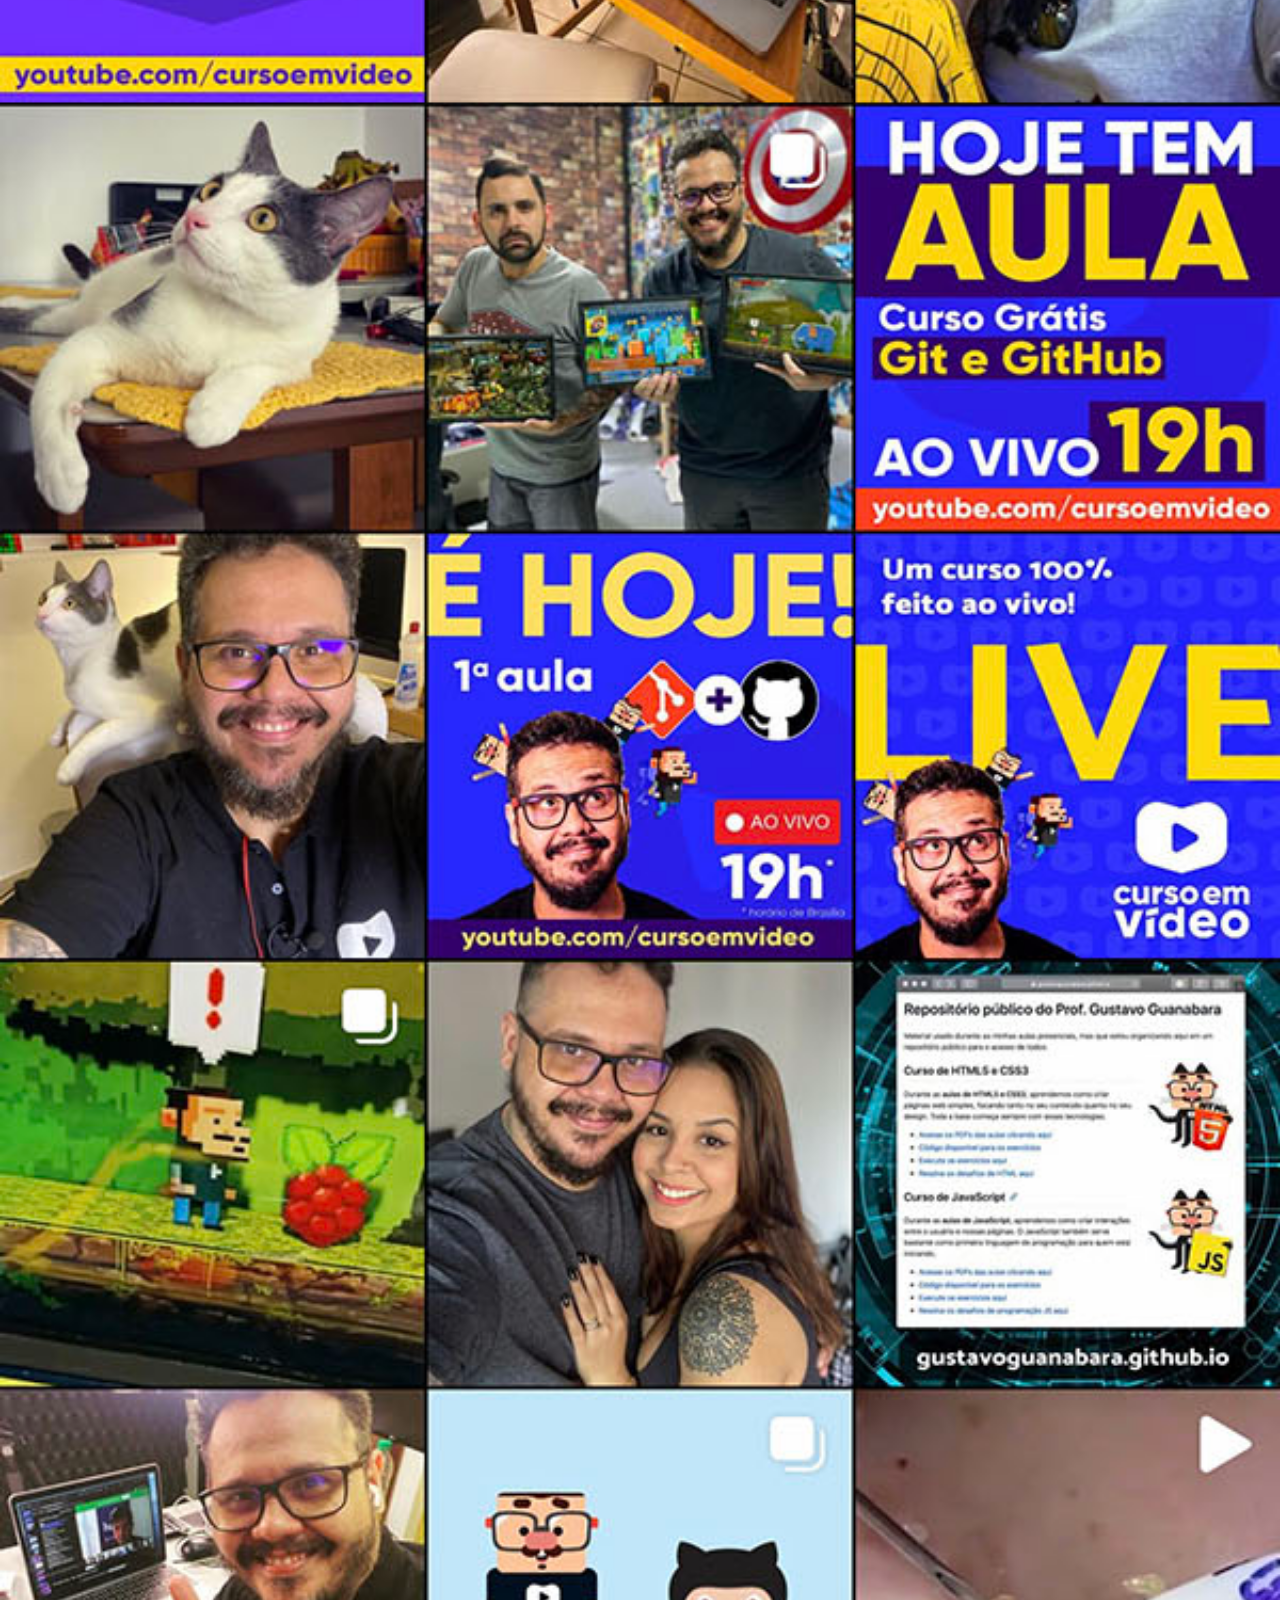
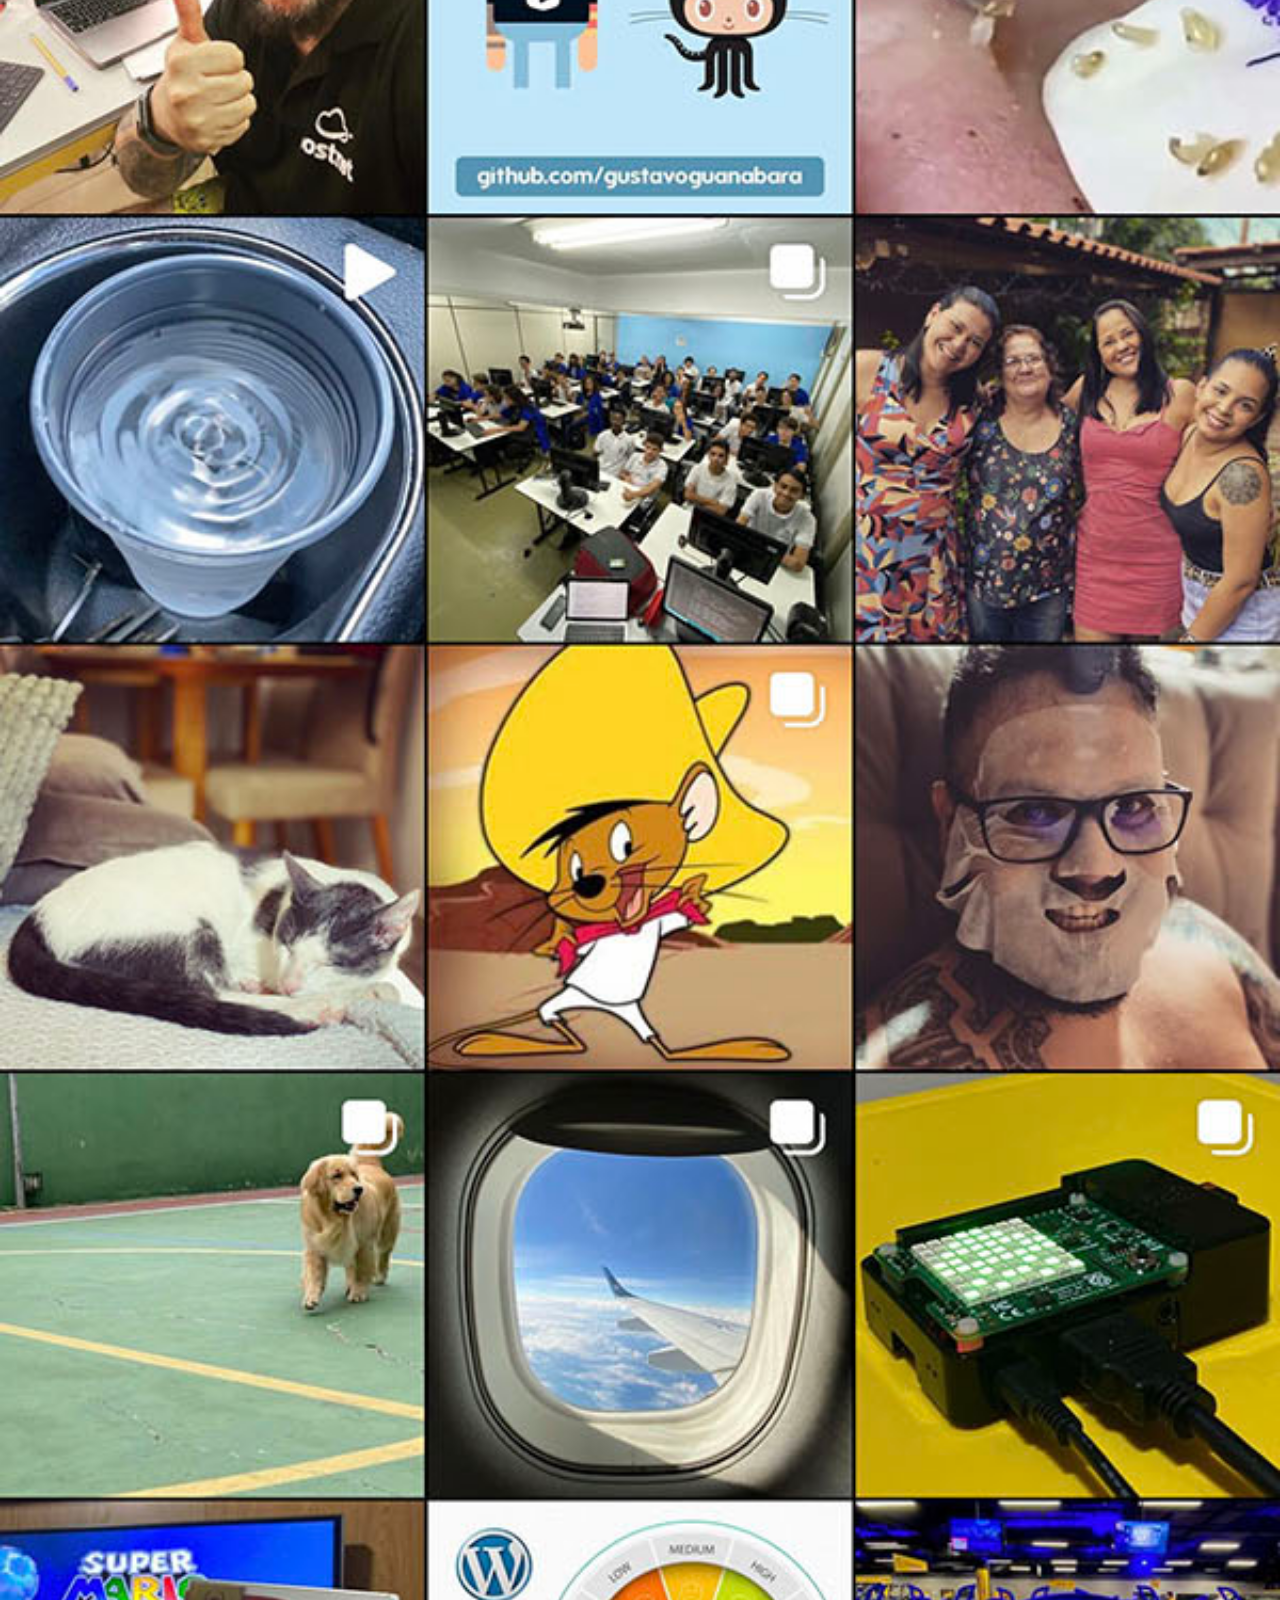
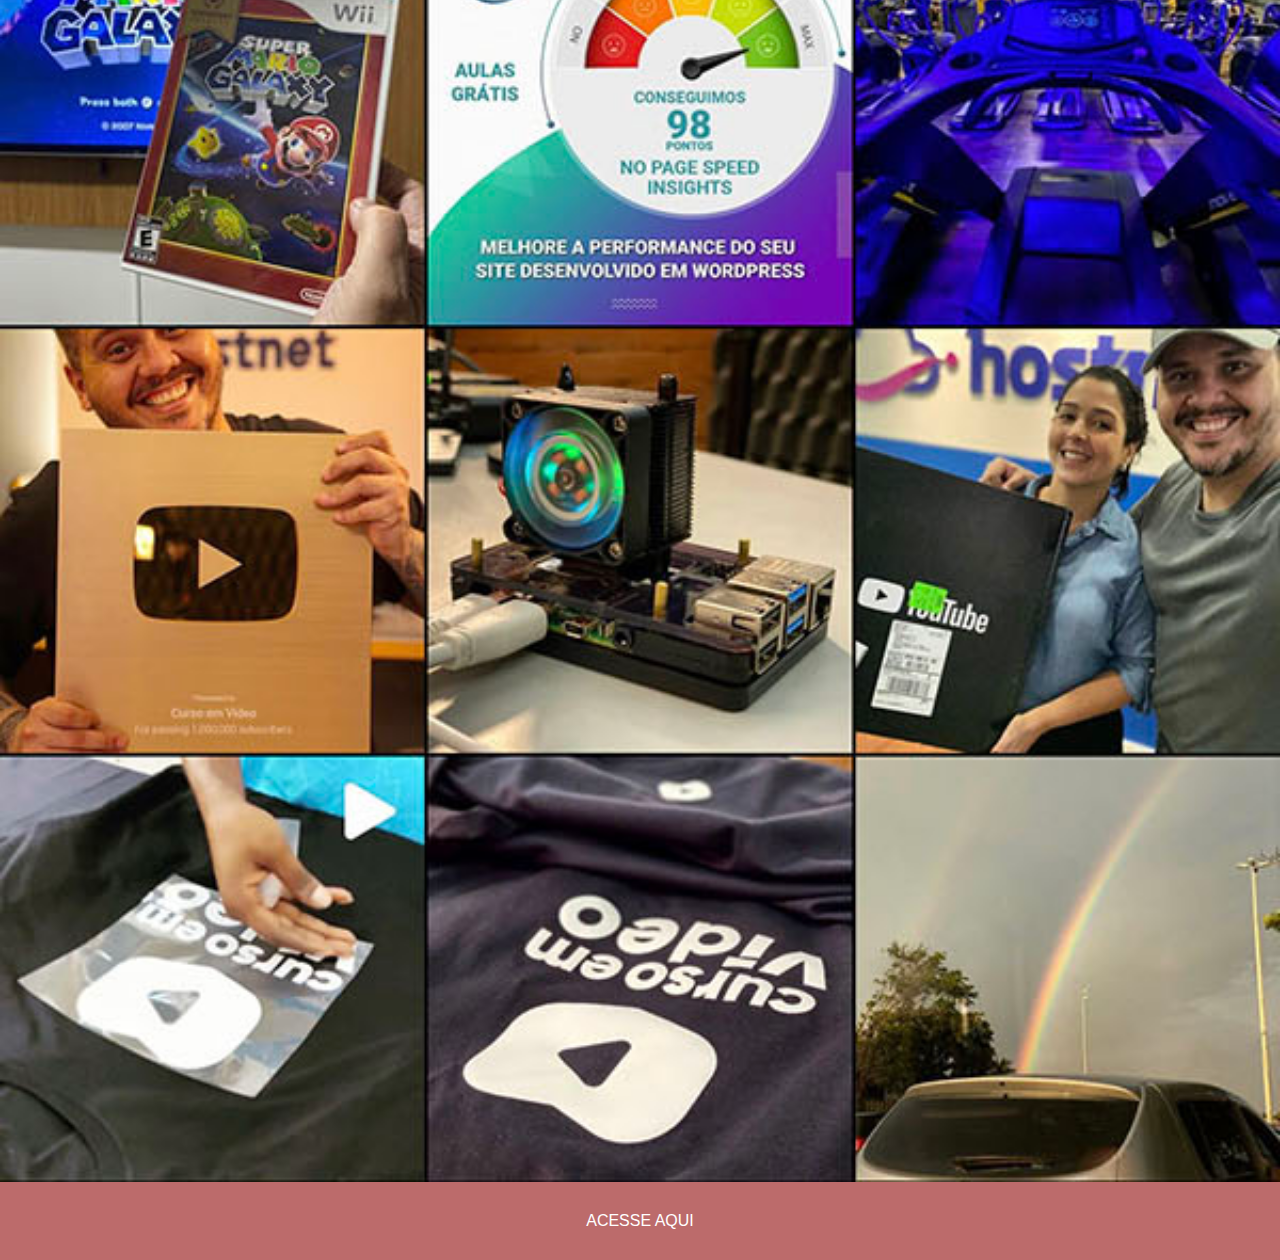
<file: instagram.html>
<!DOCTYPE html>
<html lang="pt-br">
<head>
    <meta charset="UTF-8">
    <meta name="viewport" content="width=device-width, initial-scale=1.0">
    <title>Instagram</title>
    <link rel="stylesheet" href="css/social.css">
</head>
<body>
    <img src="imagens/tela-instagram.jpg" alt="Instagram">
    <a href="https://www.instagram.com/gustavoguanabara/" target="_blank">ACESSE AQUI</a>
</body>
</html>
</file>
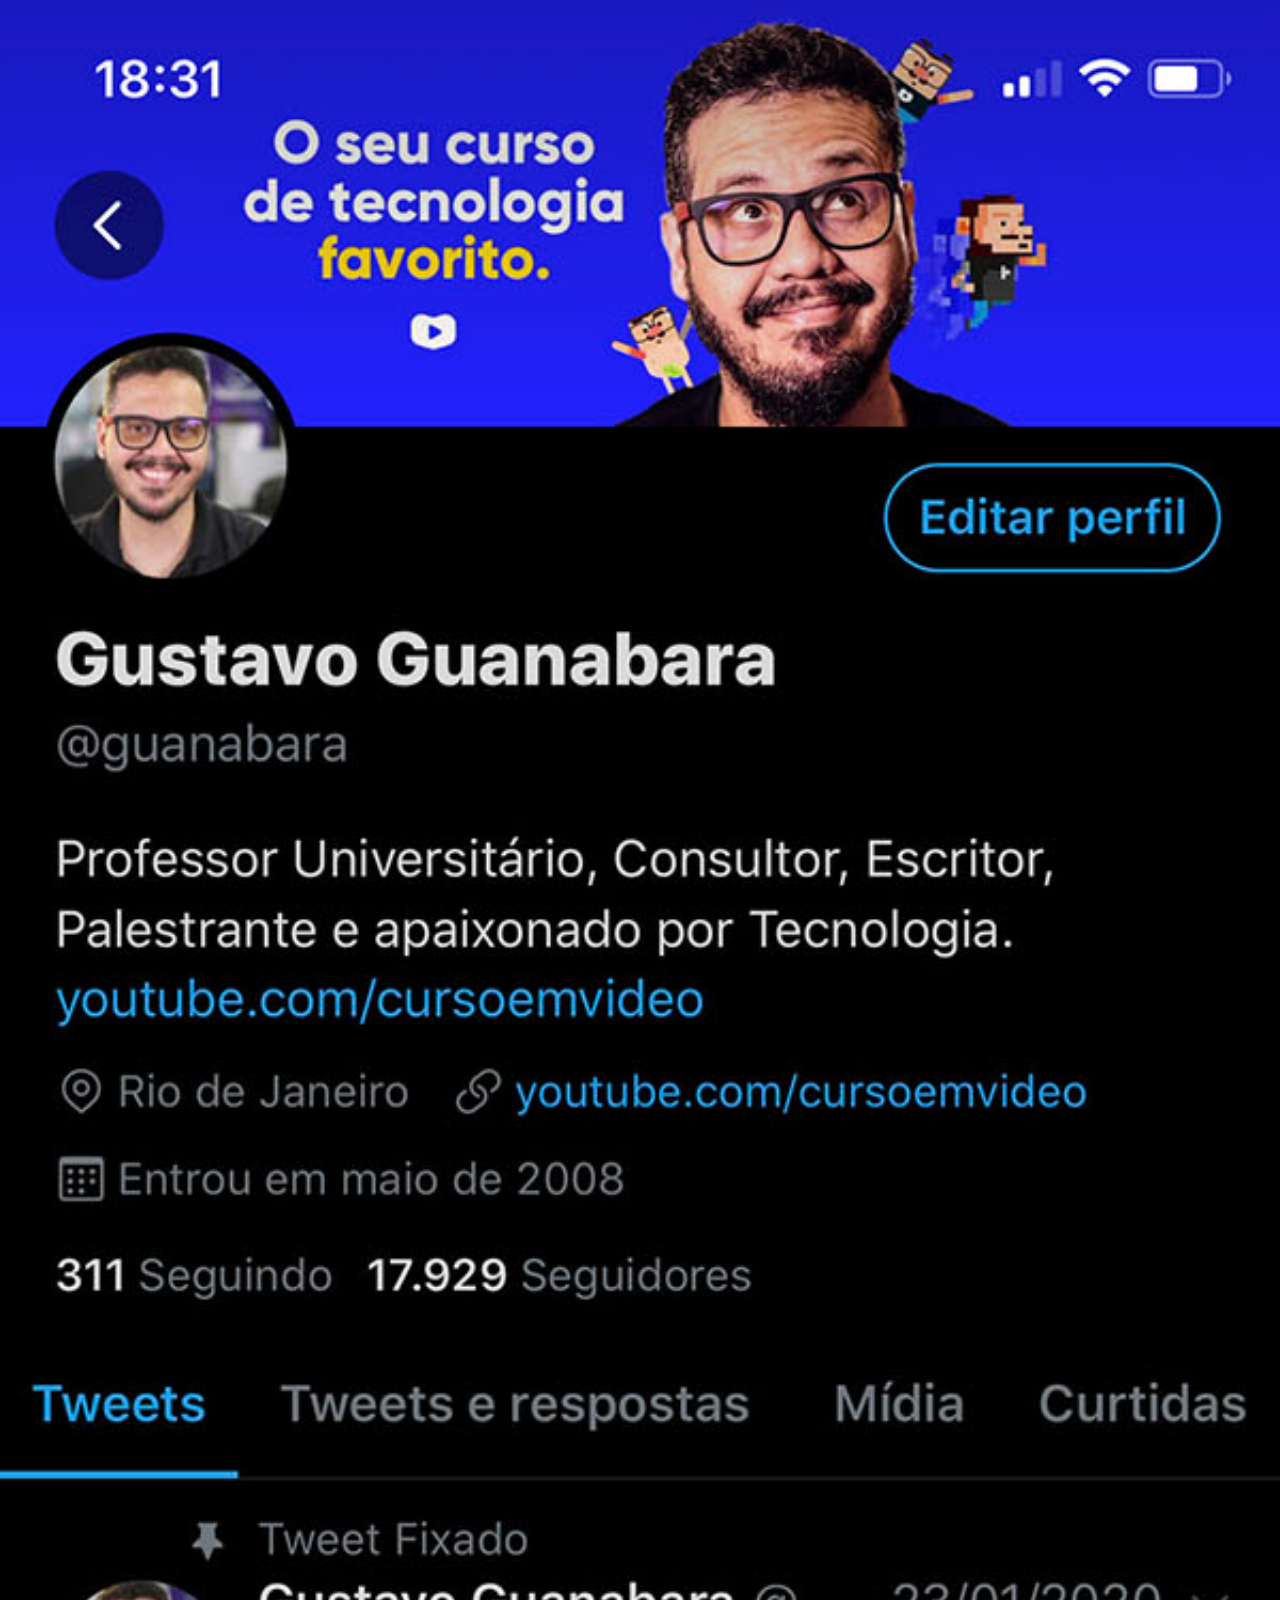
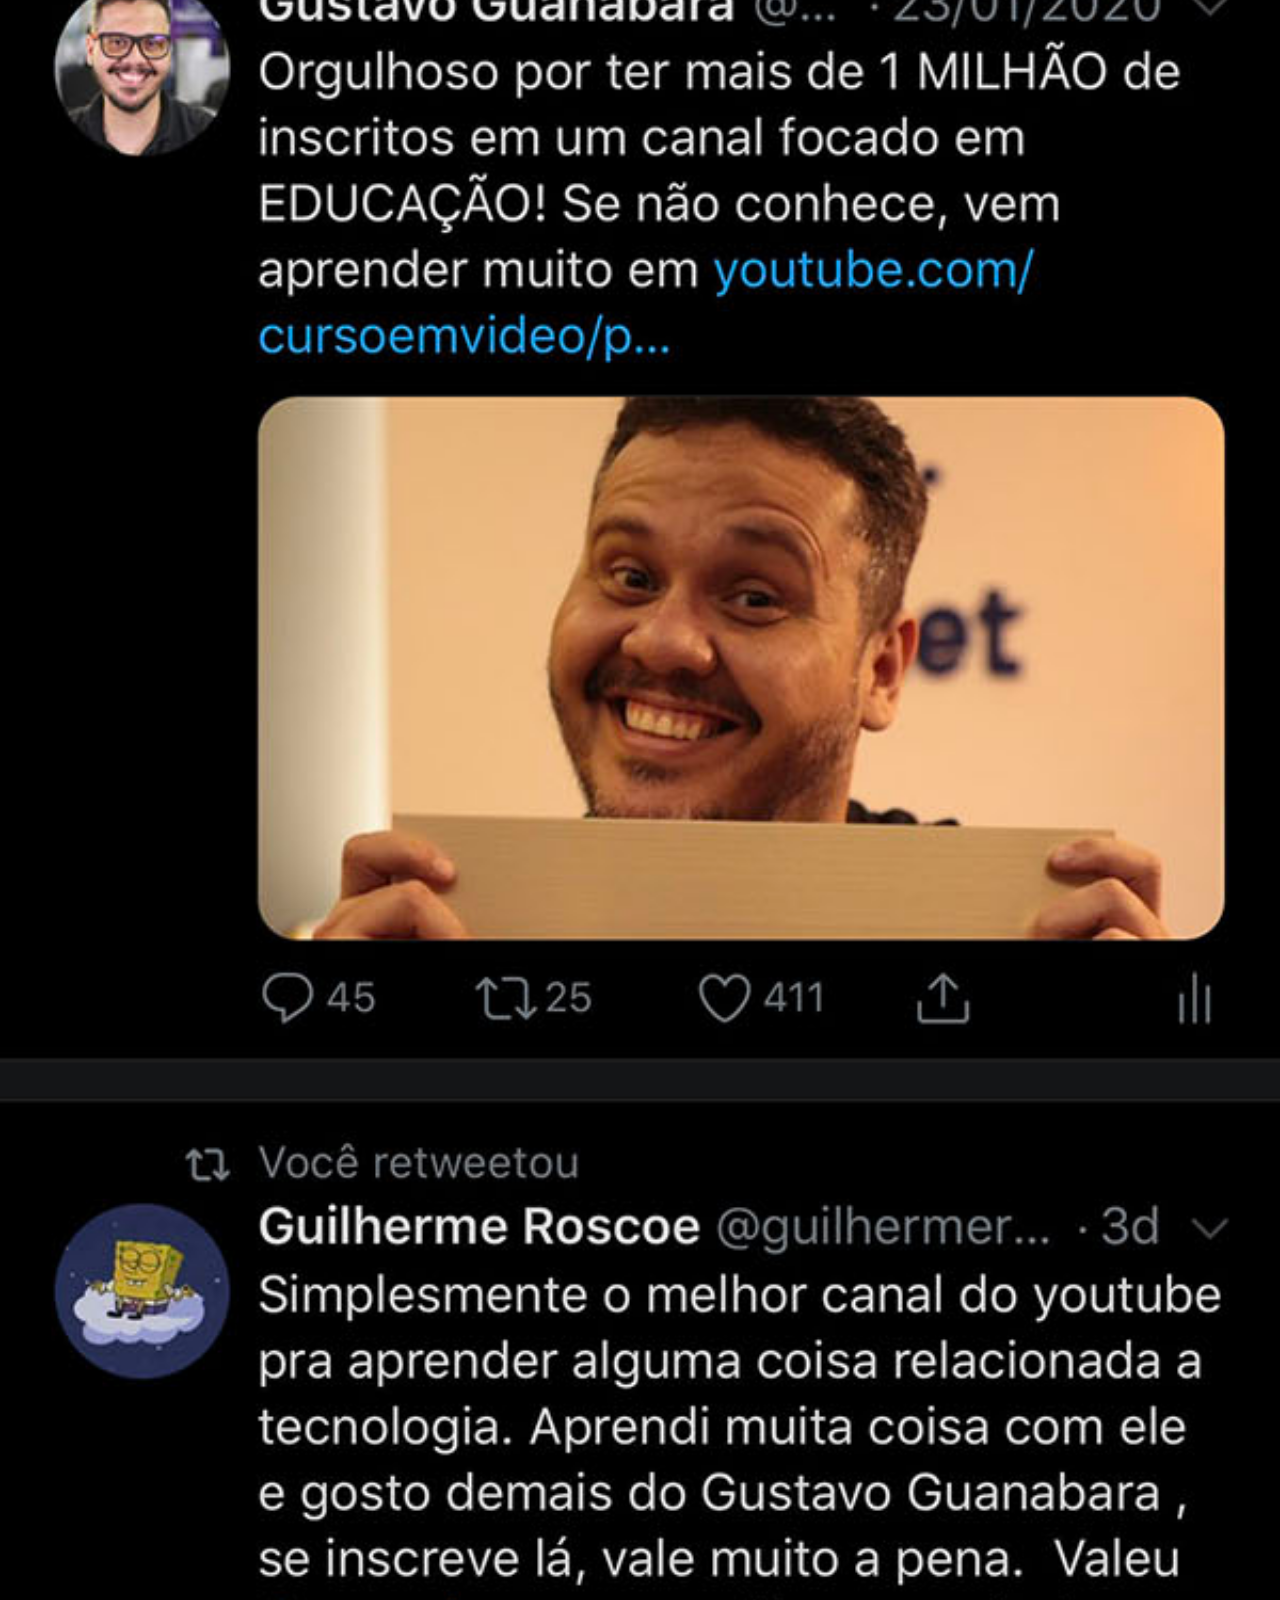
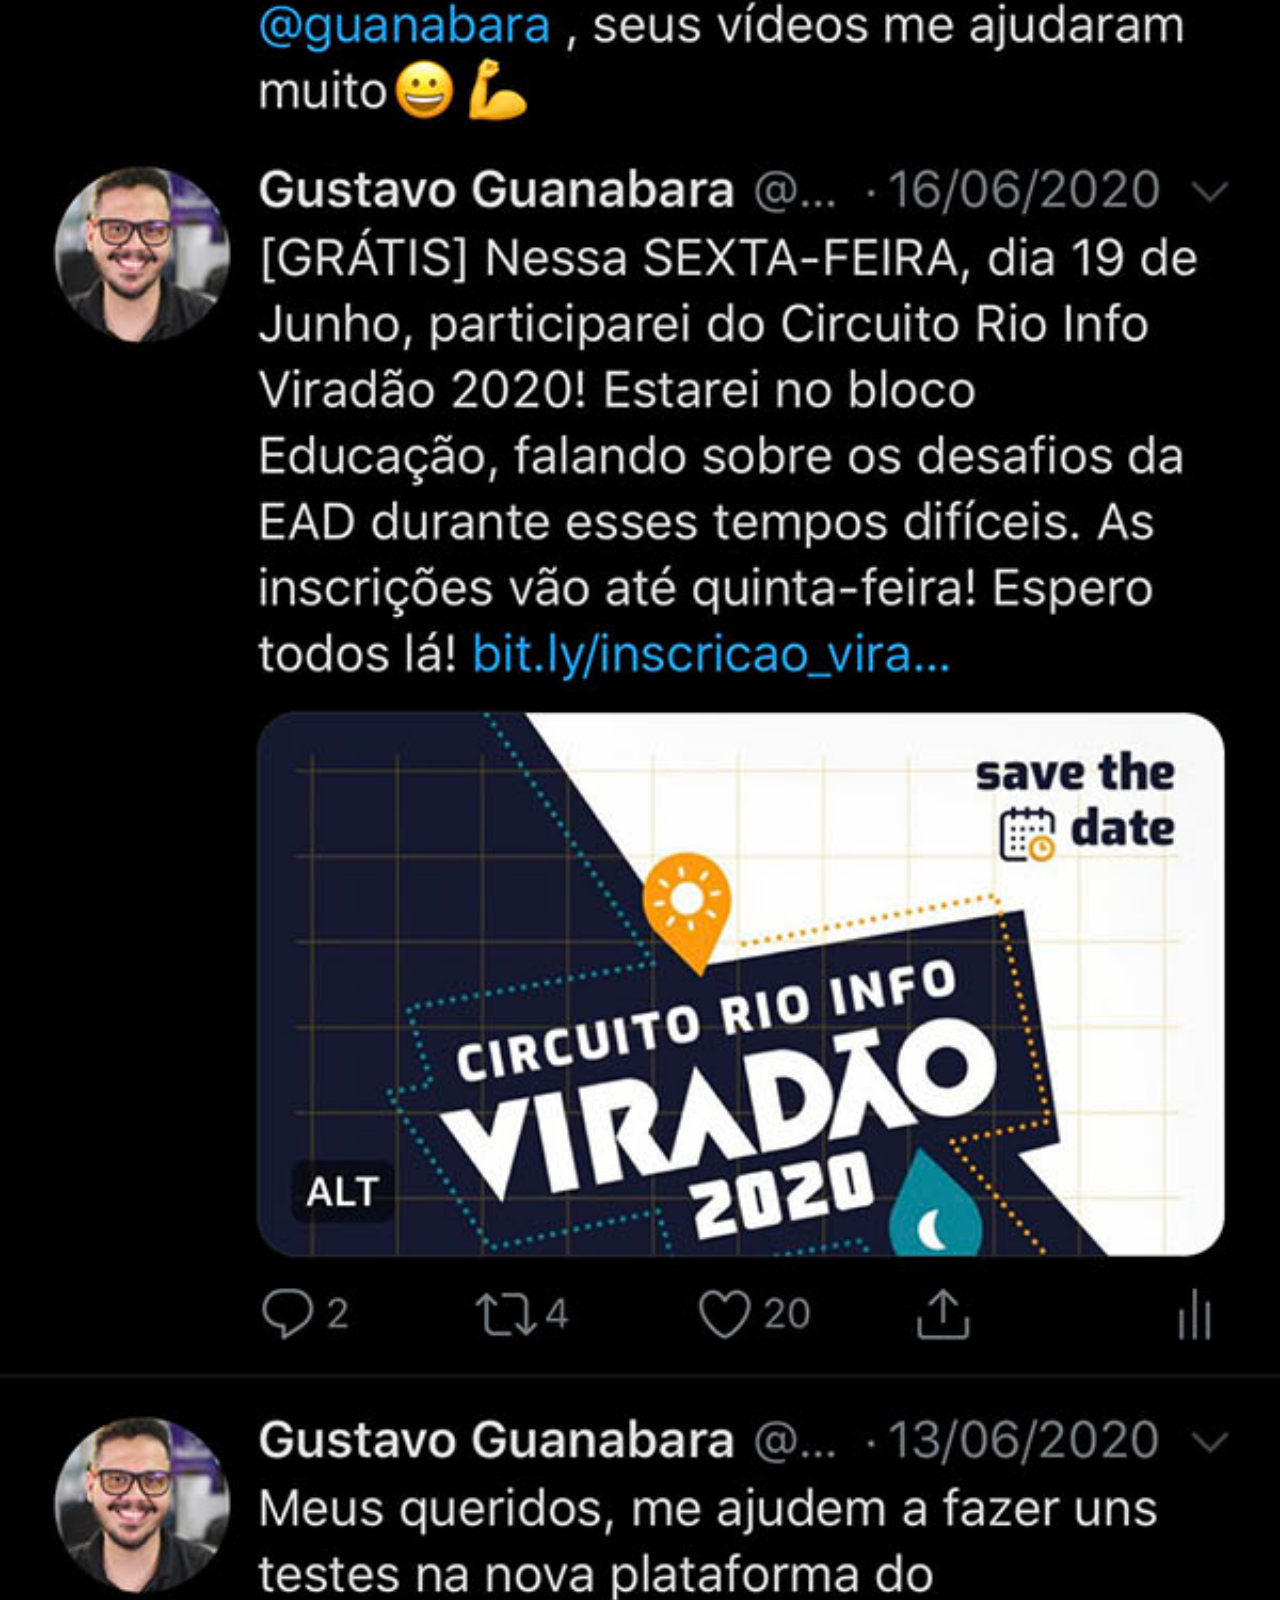
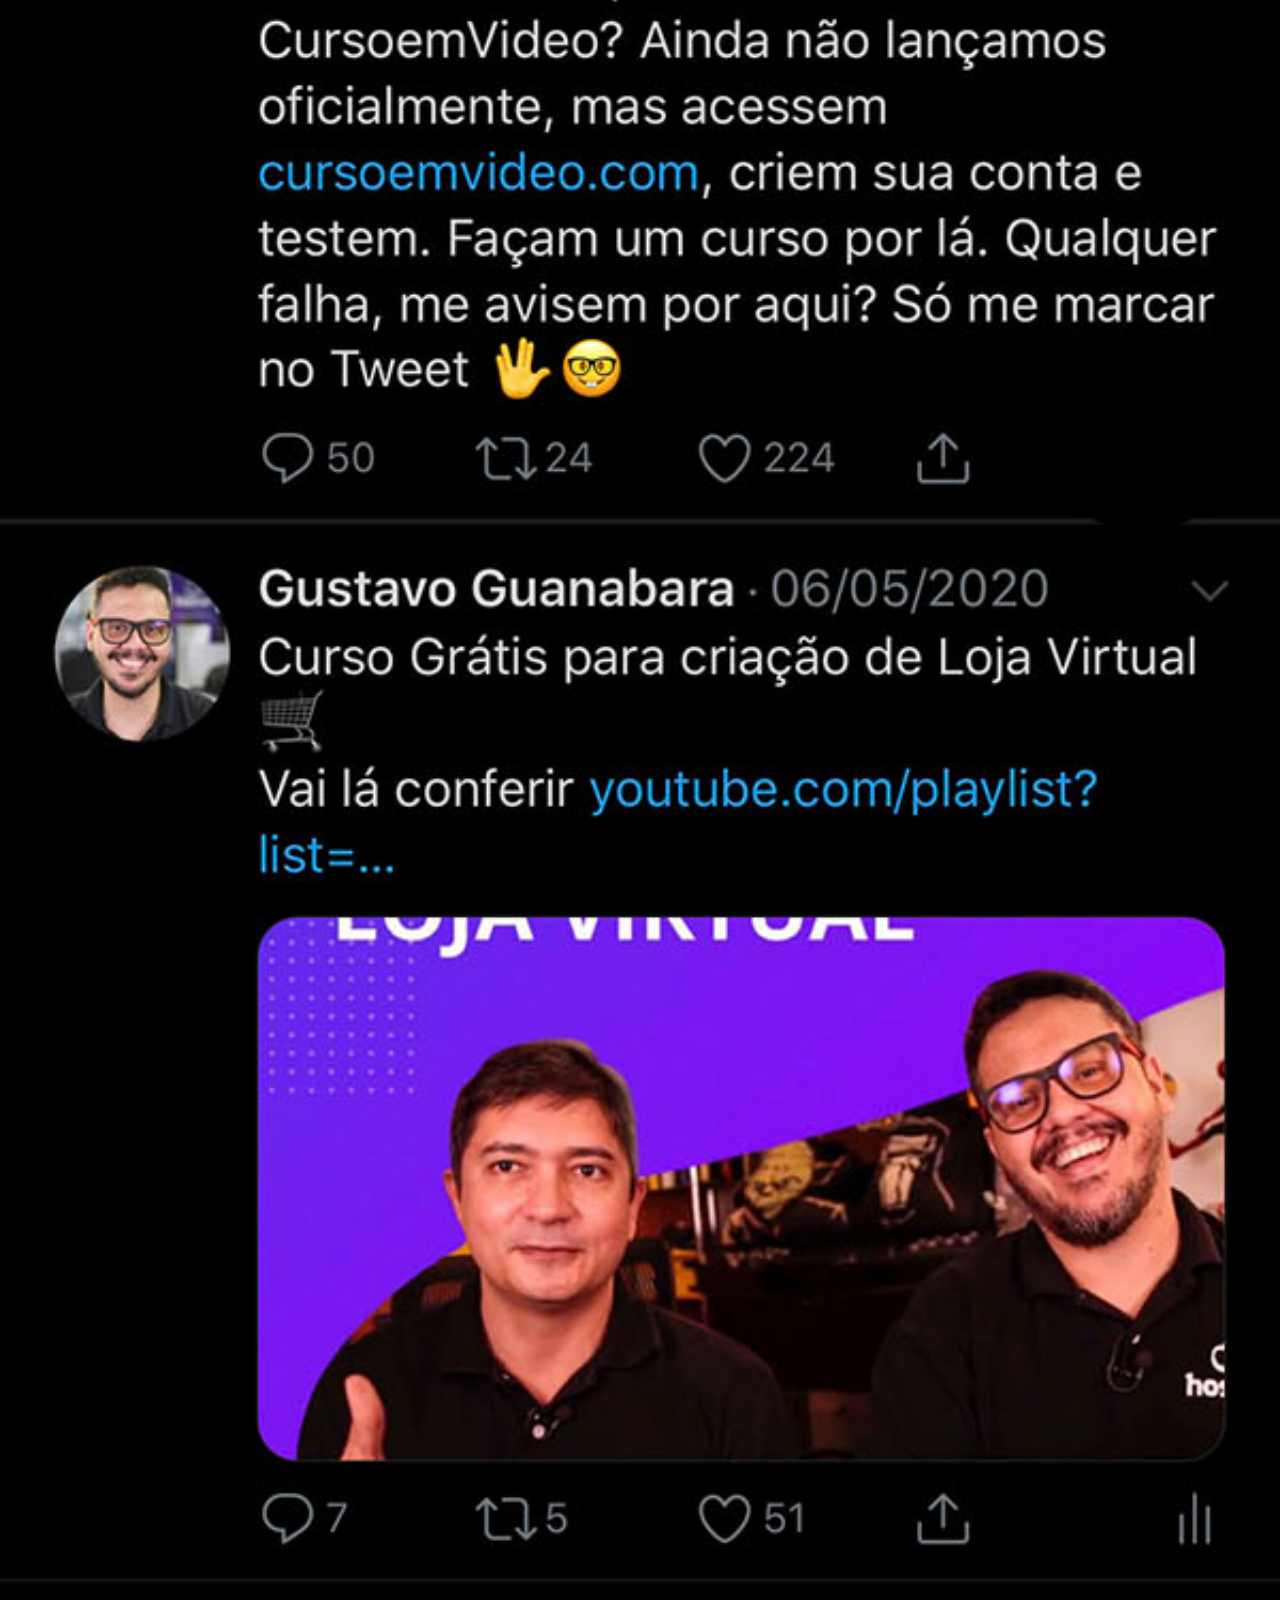
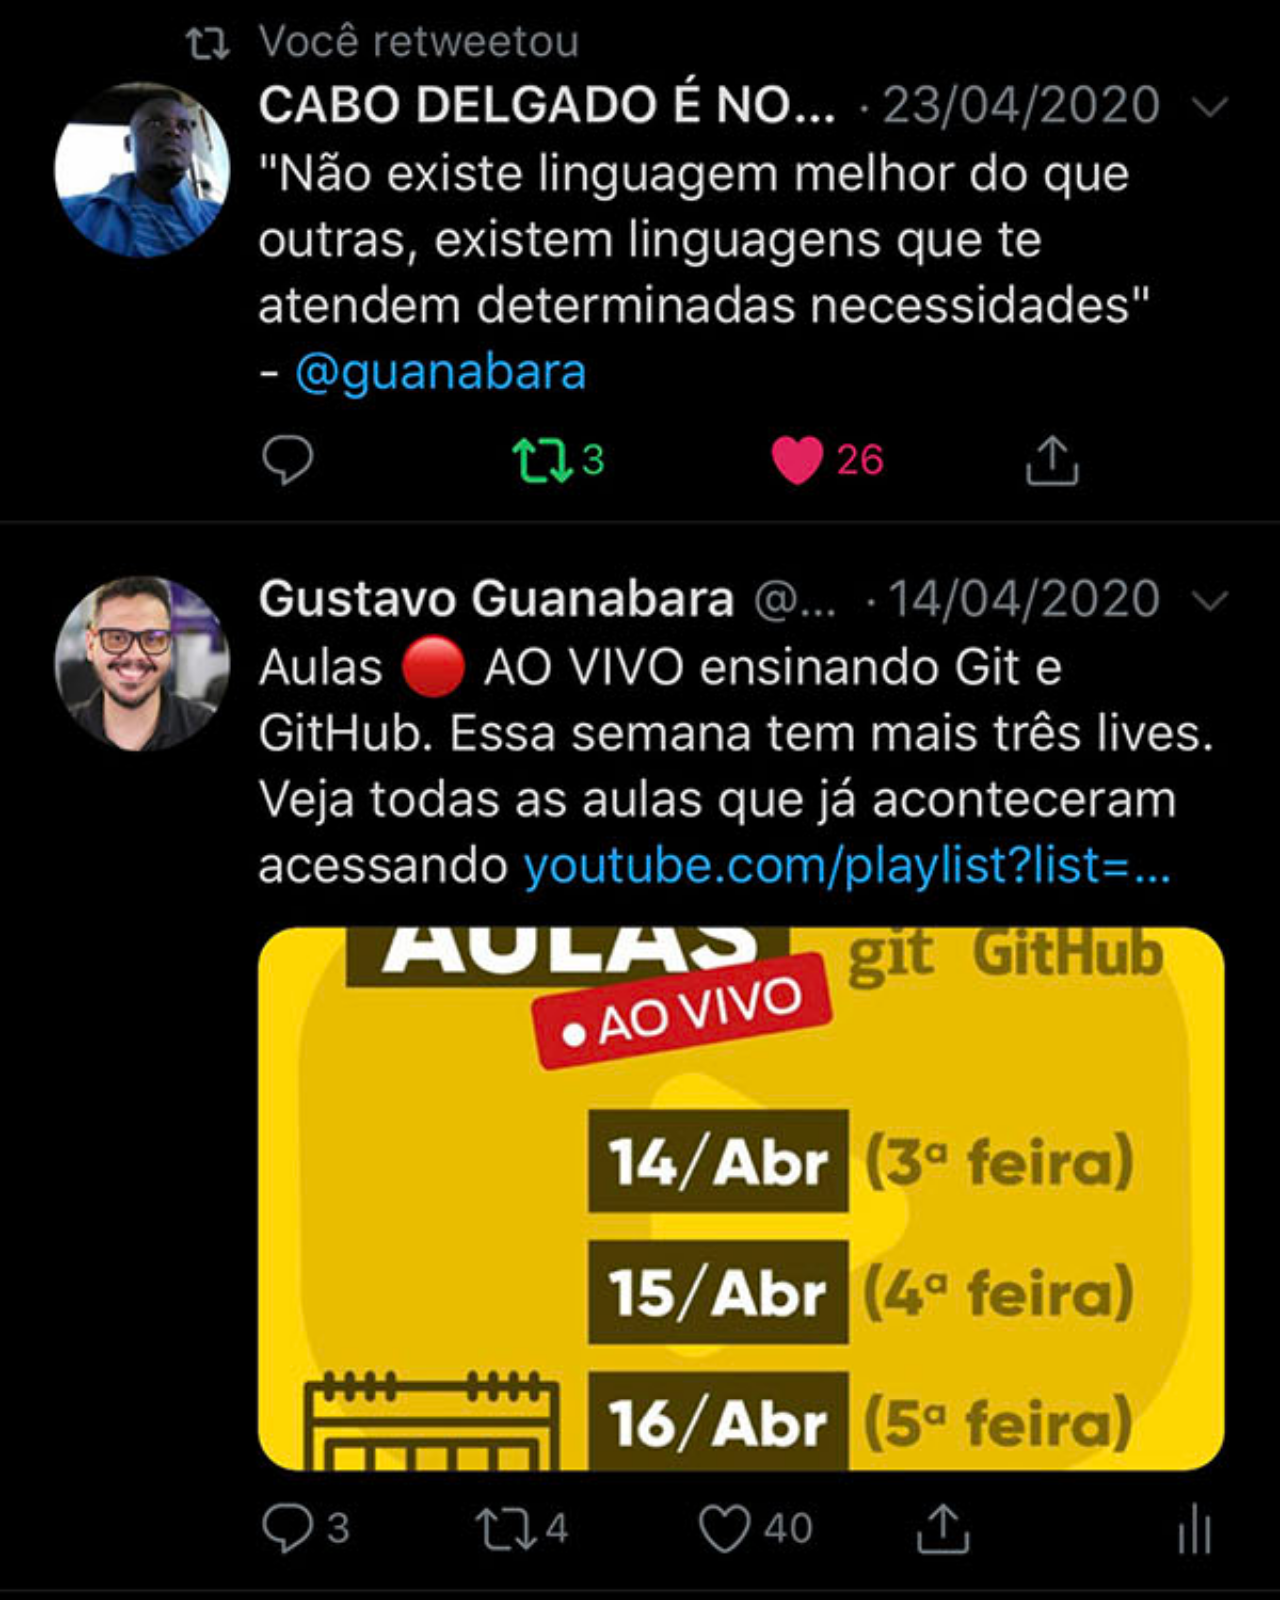
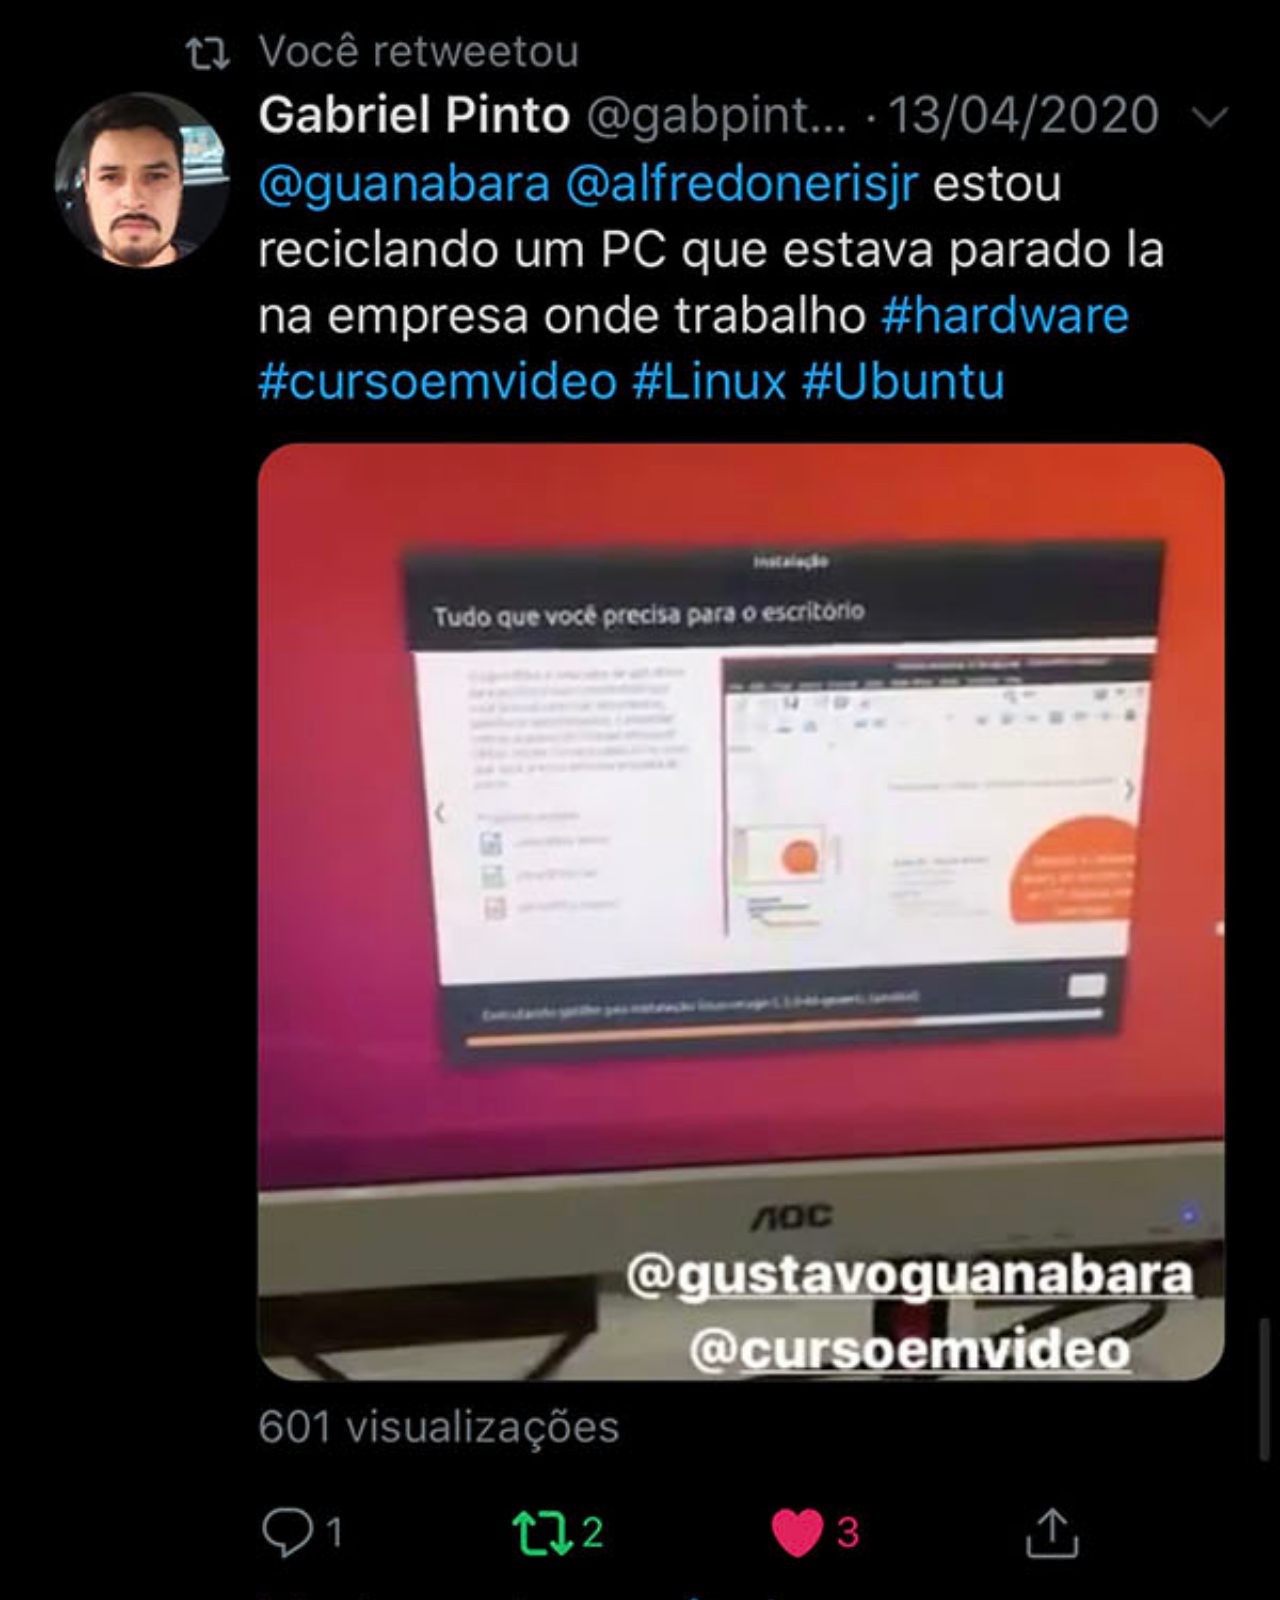
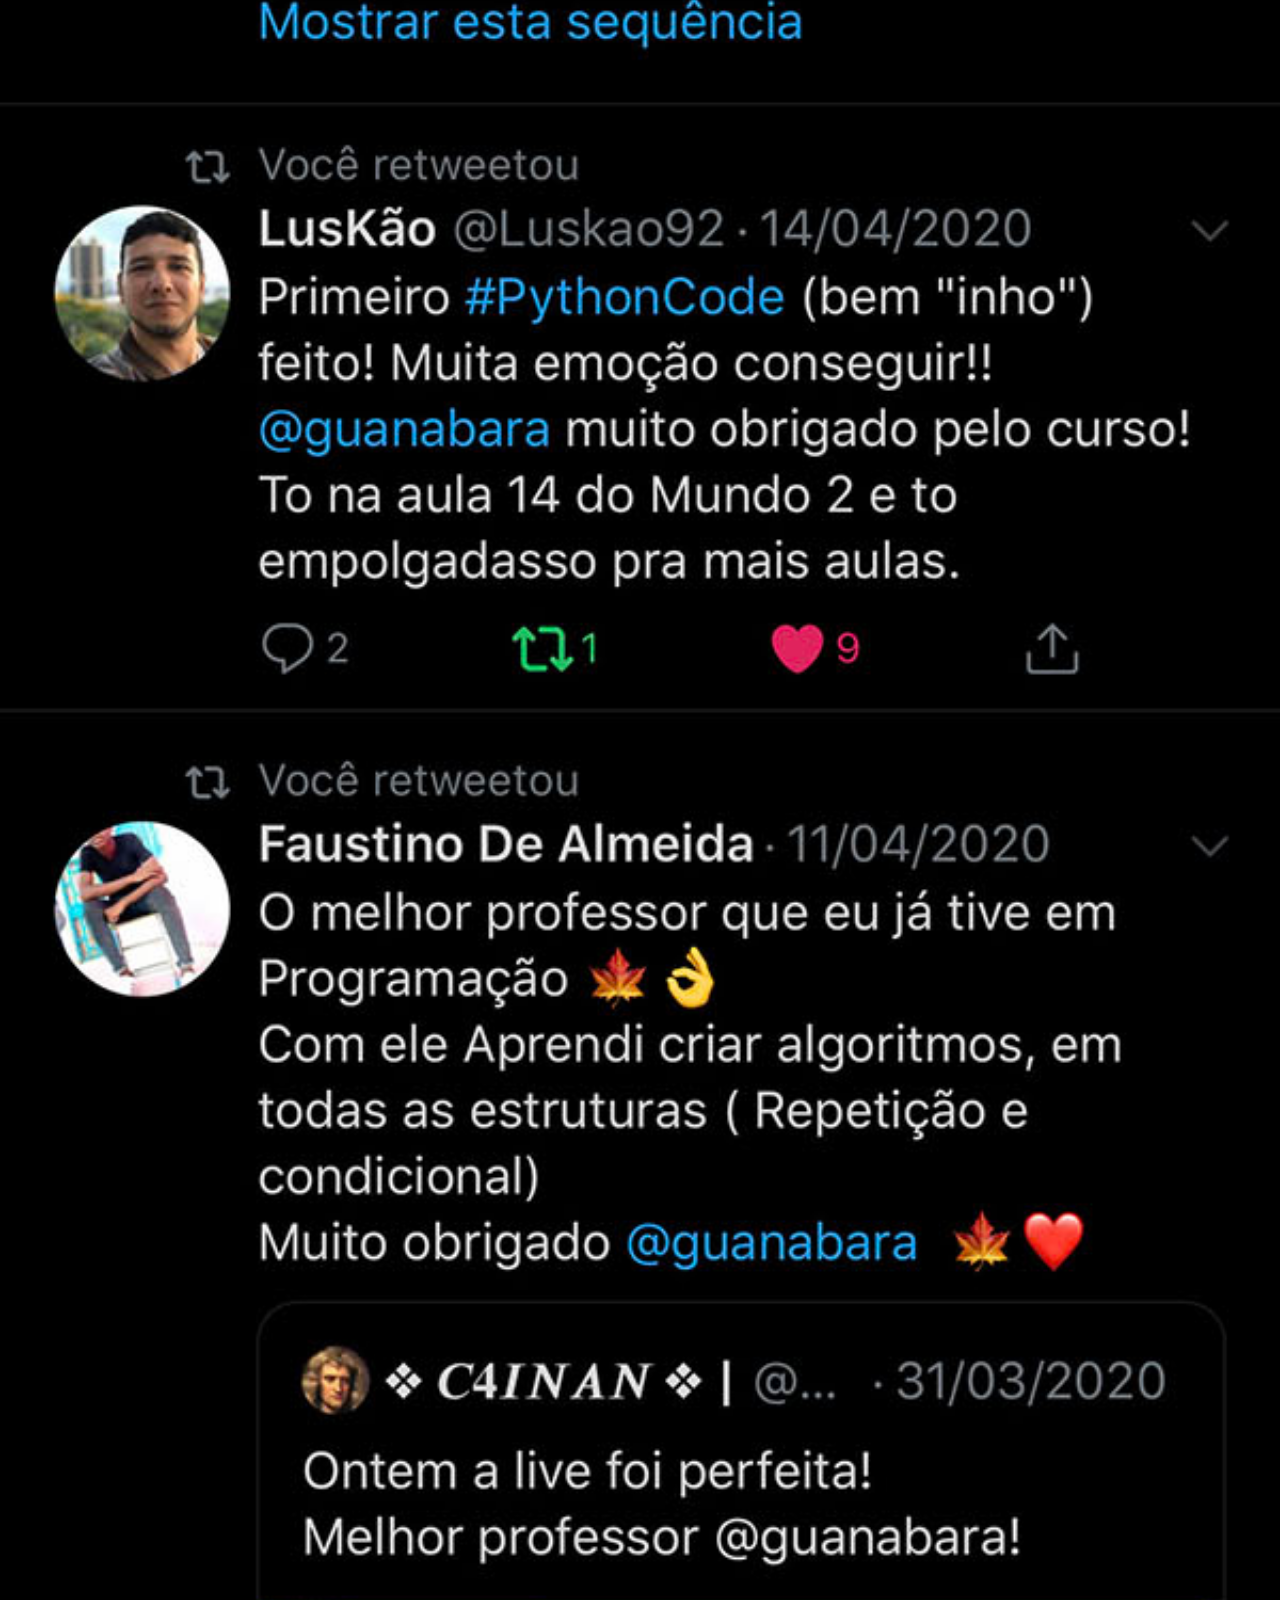
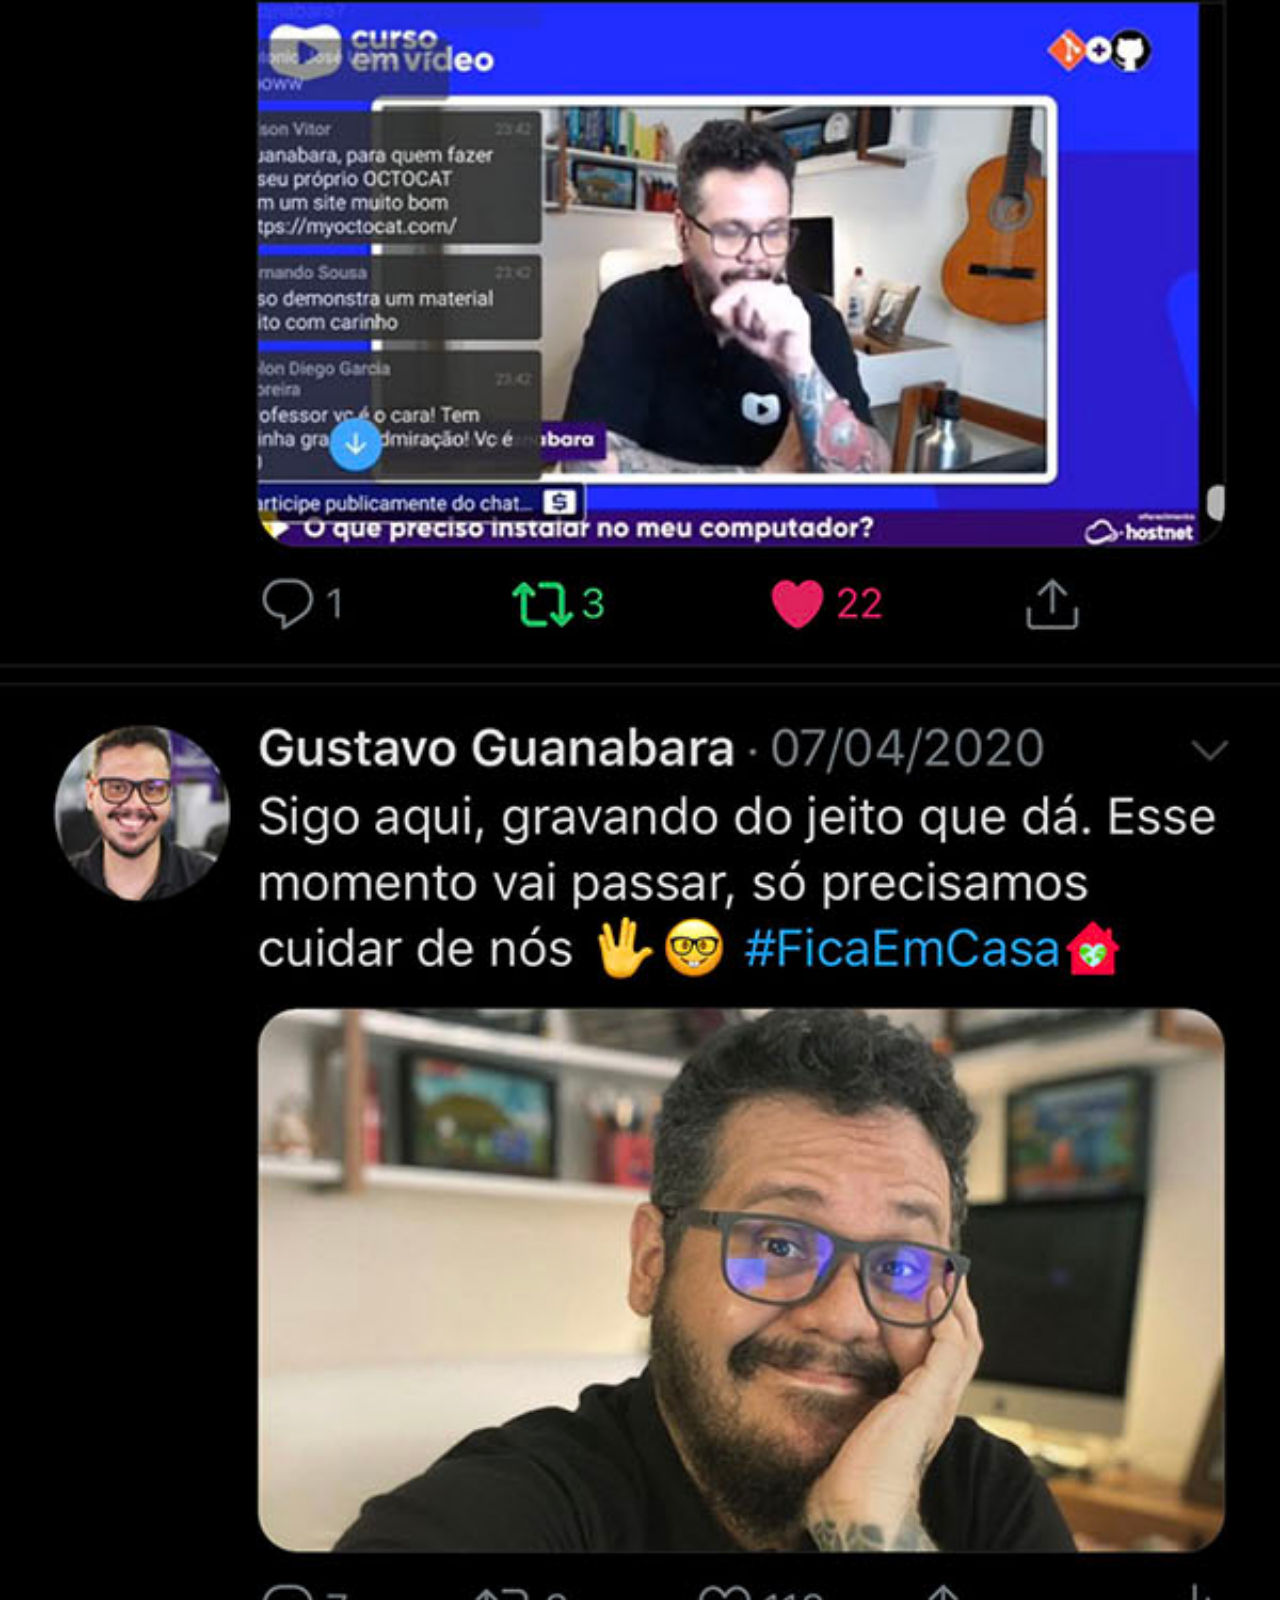
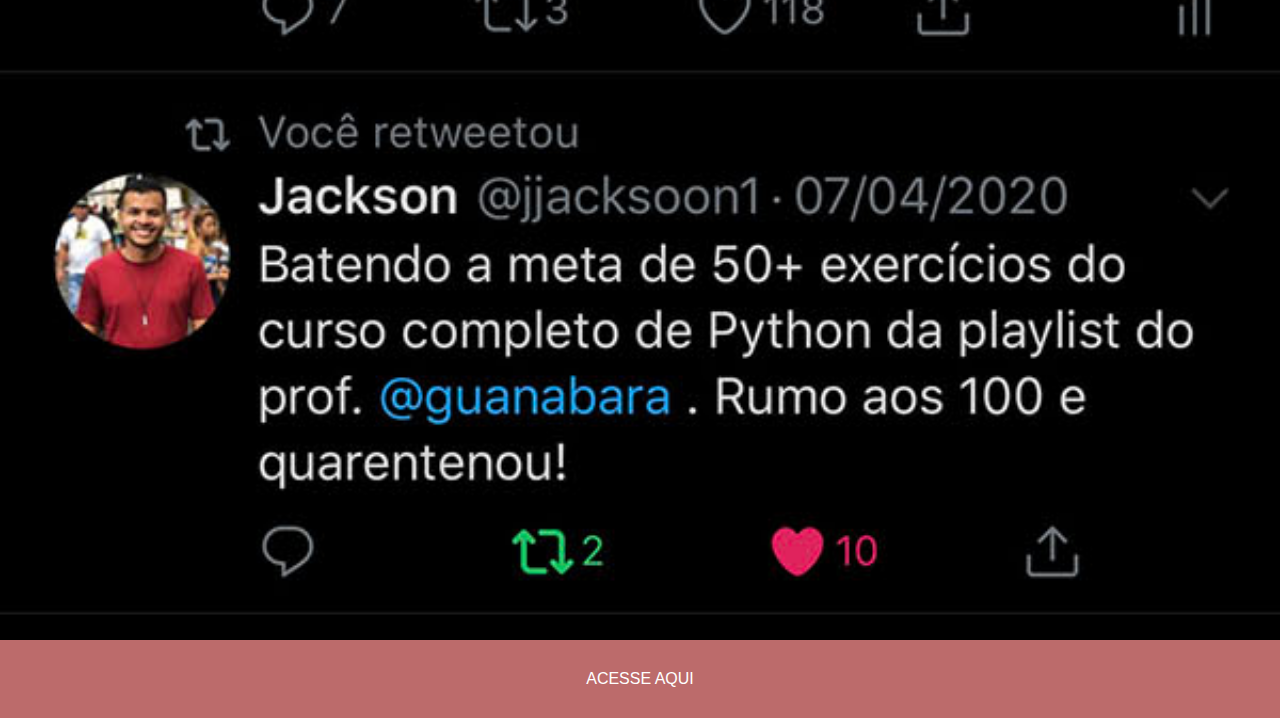
<file: twitter.html>
<!DOCTYPE html>
<html lang="pt-br">
<head>
    <meta charset="UTF-8">
    <meta name="viewport" content="width=device-width, initial-scale=1.0">
    <title>Twitter</title>
    <link rel="stylesheet" href="css/social.css">
</head>
<body>
    <img src="imagens/tela-twitter.jpg" alt="Twitter">
    <a href="https://x.com/guanabara" target="_blank">ACESSE AQUI</a>
</body>
</html>
</file>
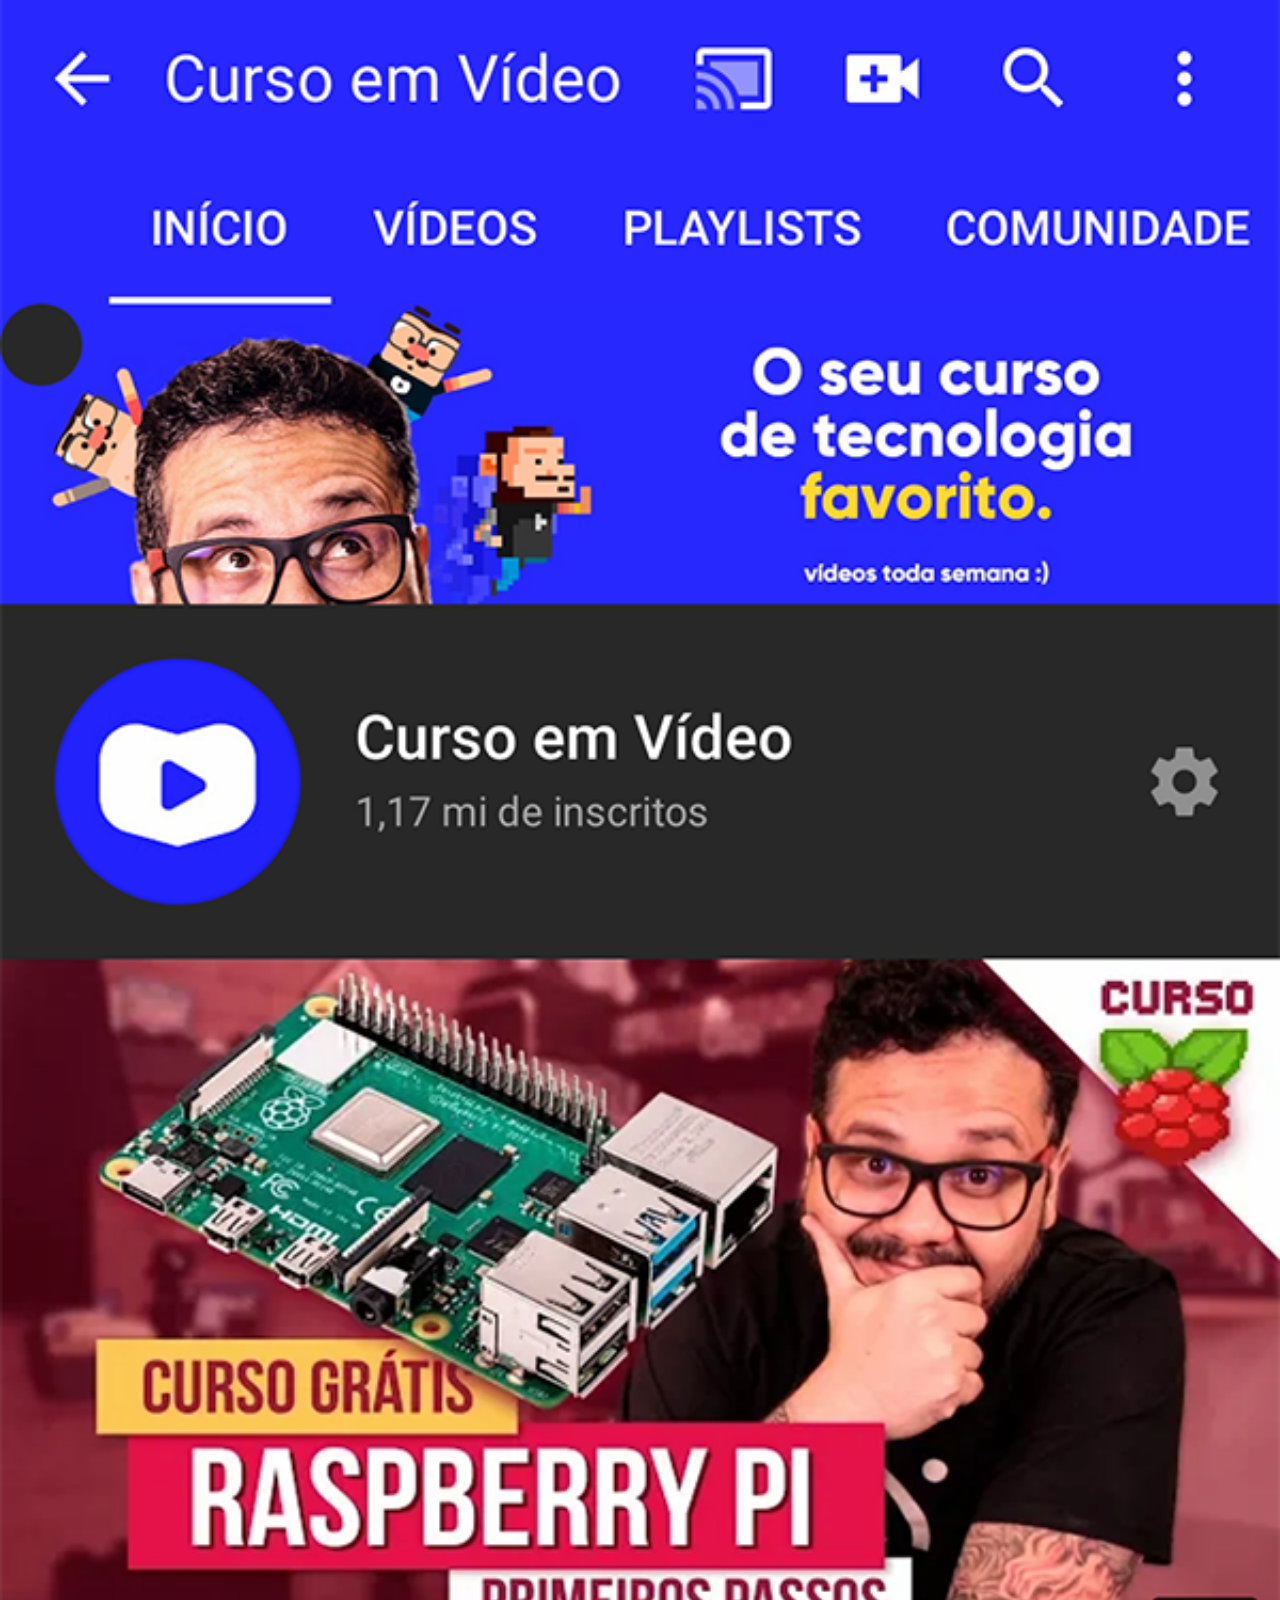
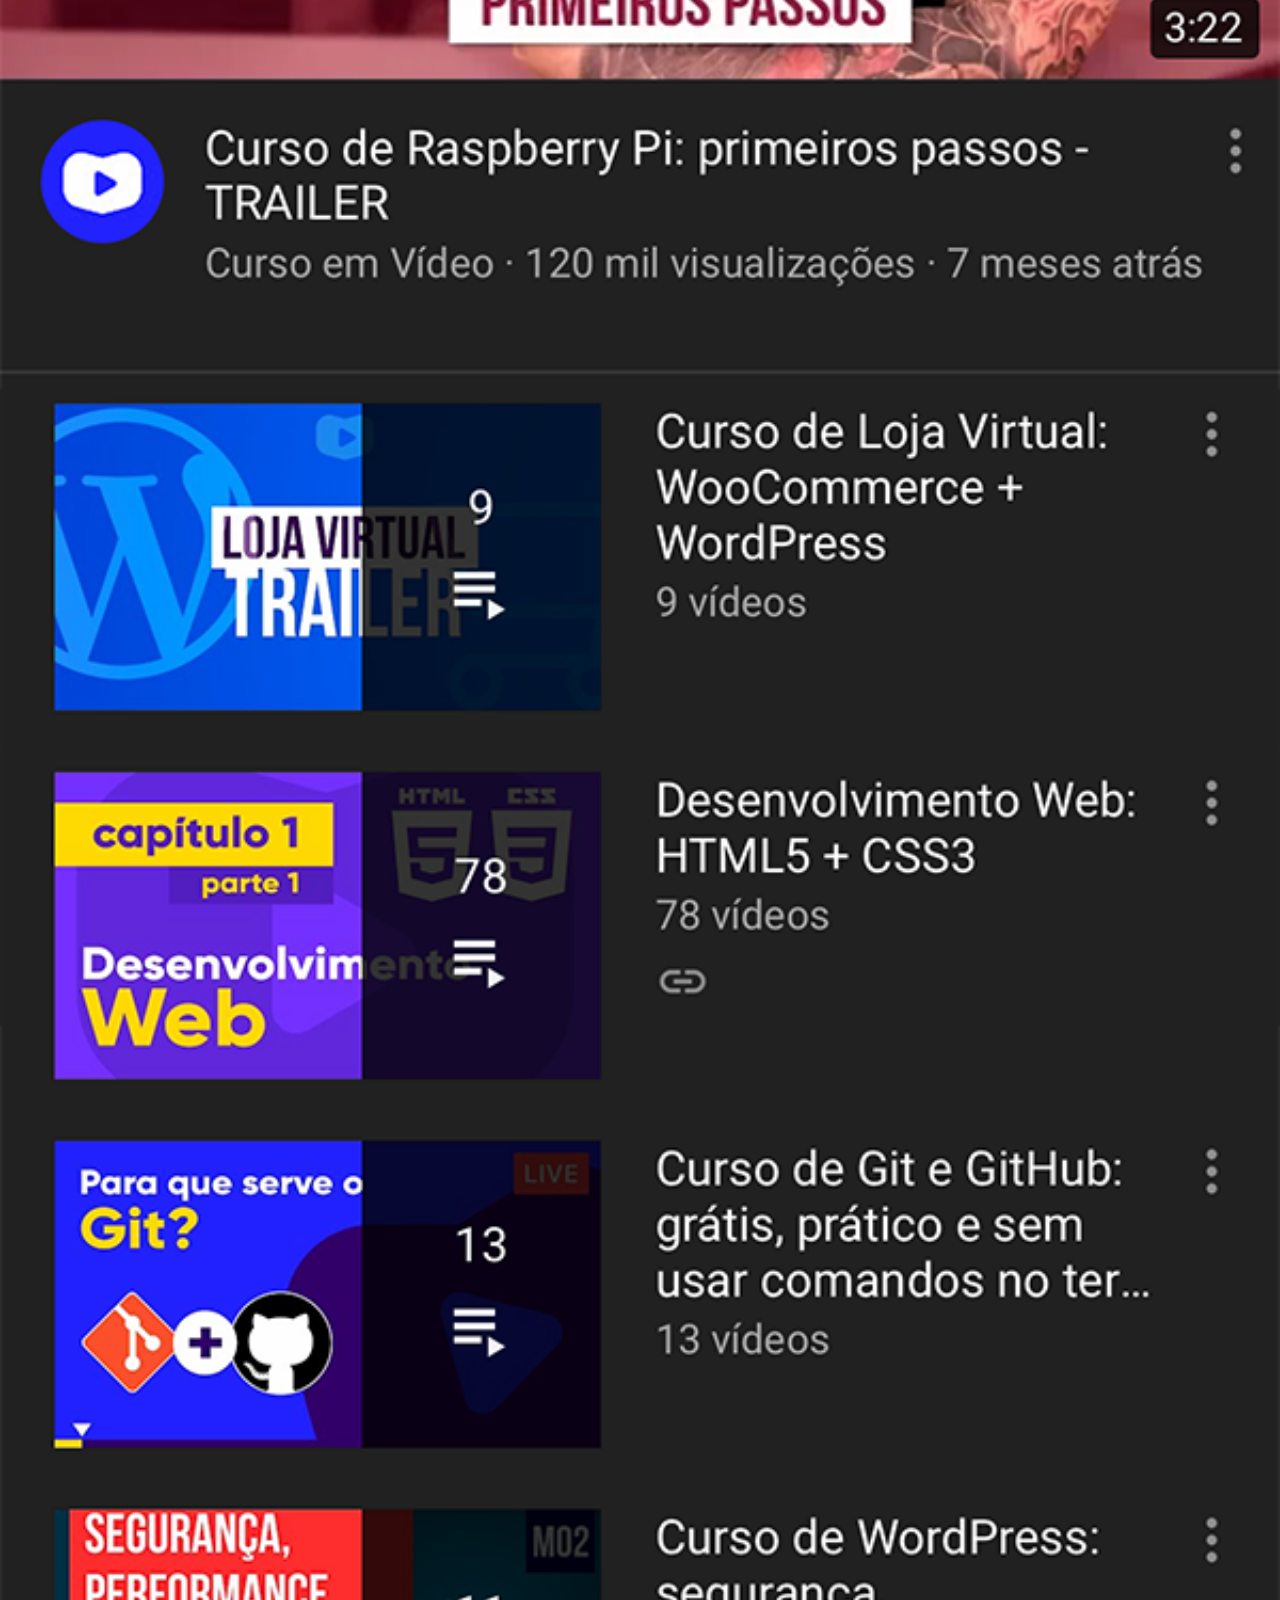
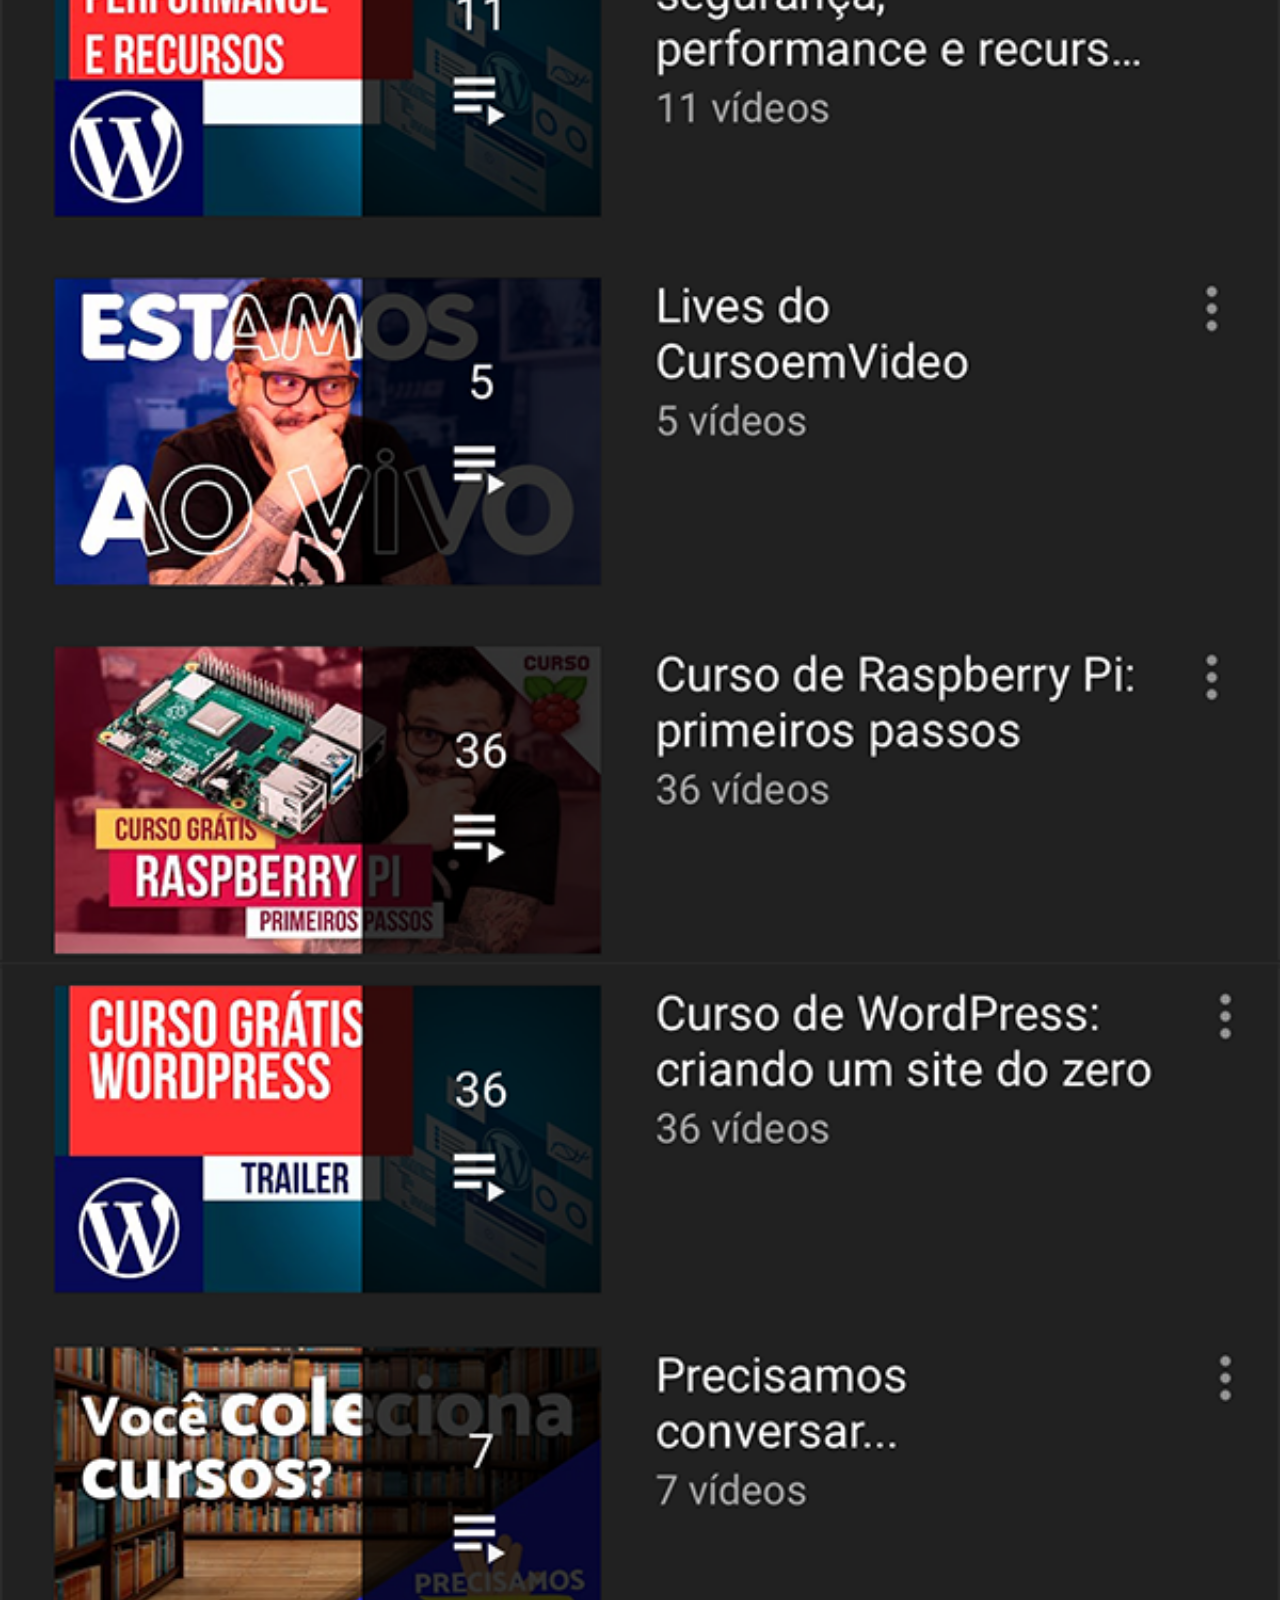
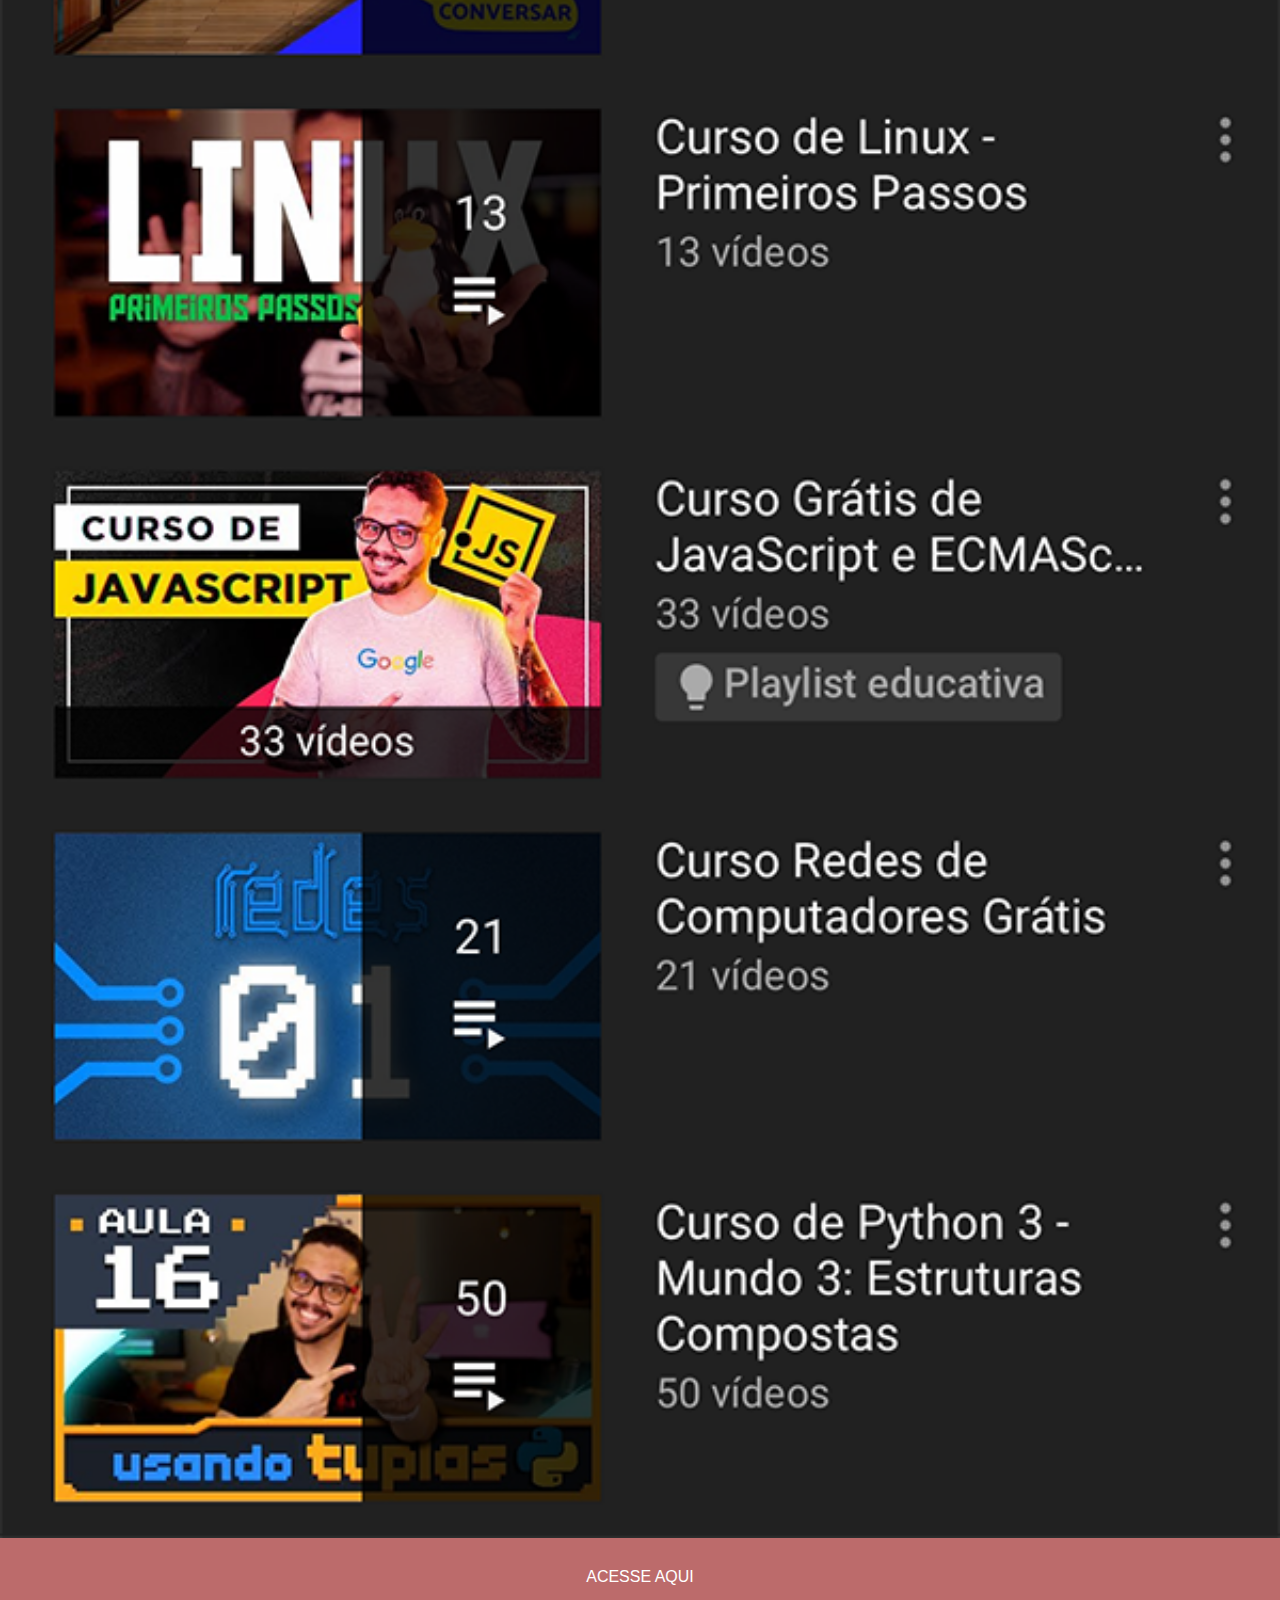
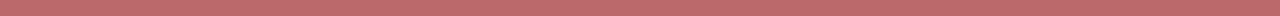
<file: youtube.html>
<!DOCTYPE html>
<html lang="pt-br">
<head>
    <meta charset="UTF-8">
    <meta name="viewport" content="width=device-width, initial-scale=1.0">
    <title>Youtube</title>
    <link rel="stylesheet" href="css/social.css">
</head>
<body>
    <img src="imagens/tela-youtube.png" alt="Youtube">
    <a href="https://www.youtube.com/@cursoemvideo" target="_blank">ACESSE AQUI</a>
</body>
</html>
</file>
<file: css/style.css>
@charset "UTF-8";

* {
    margin: 0;
    padding: 0;
    box-sizing: border-box;
}

html, body {
    height: 100%;
}

body {
    background: black url('../imagens/fundo-madeira.jpg') no-repeat top center/cover fixed;
    display: flex;
    flex-direction: column;
}

main {
    flex: 1;
}

section#telefone {
    position: absolute;
    background: url('../imagens/frame-iphone.png') no-repeat center/contain;
    top: 50%;
    left: 50%;
    transform: translate(-50%, -50%);
    width: 311px;
    height: 627px;
}

section#telefone > iframe {
    position: absolute;
    top: 81px;
    left: 23px;
    width: 265px;
    height: 75%;
}

section#social {
    position: fixed;
    top: 10px;
    right: 10px;
    display: flex;
    flex-direction: column;
    gap: 15px;
    margin: 10px 10px;
}

section#social img {
    width: 50px;
    border-radius: 50%;
    box-shadow: 2px 2px 10px rgba(0, 0, 0, 0.418);
    transition: 0.6s;
}

section#social img:hover {
    transition: 0.6s;
    border: 1px solid white;
    transform: translate(-5px, -5px);
    box-shadow: 3px 3px 15px rgba(0, 0, 0, 0.623);
}

footer {
    background-color: #868181;
    color: rgb(0, 0, 0);
    text-align: center;
    font-size: 1.1em;
    padding: 10px;
    font-family: Verdana, Tahoma, sans-serif;
}

footer a {
    text-decoration: none;
    color: rgb(0, 0, 0);
    font-weight: bold;
    transition: 0.6s;
}

footer a:hover {
    text-decoration: underline;
    color: rgb(59, 48, 22);
}
</file>
<file: css/social.css>
@charset "UTF-8";

* {
    margin: 0;
    padding: 0;
    box-sizing: border-box;
}

body::-webkit-scrollbar {
    display: none;
}

img {
    width: 100vw;
}

img, a {
    display: block;
}

a {
    background-color: rgba(139, 0, 0, 0.582);
    color: white;
    padding: 30px;
    text-align: center;
    text-decoration: none;
    font-family: Arial, Helvetica, sans-serif;
    transition: 0.3s;
}

a:hover {
    font-size: 1.1em;
}
</file>
